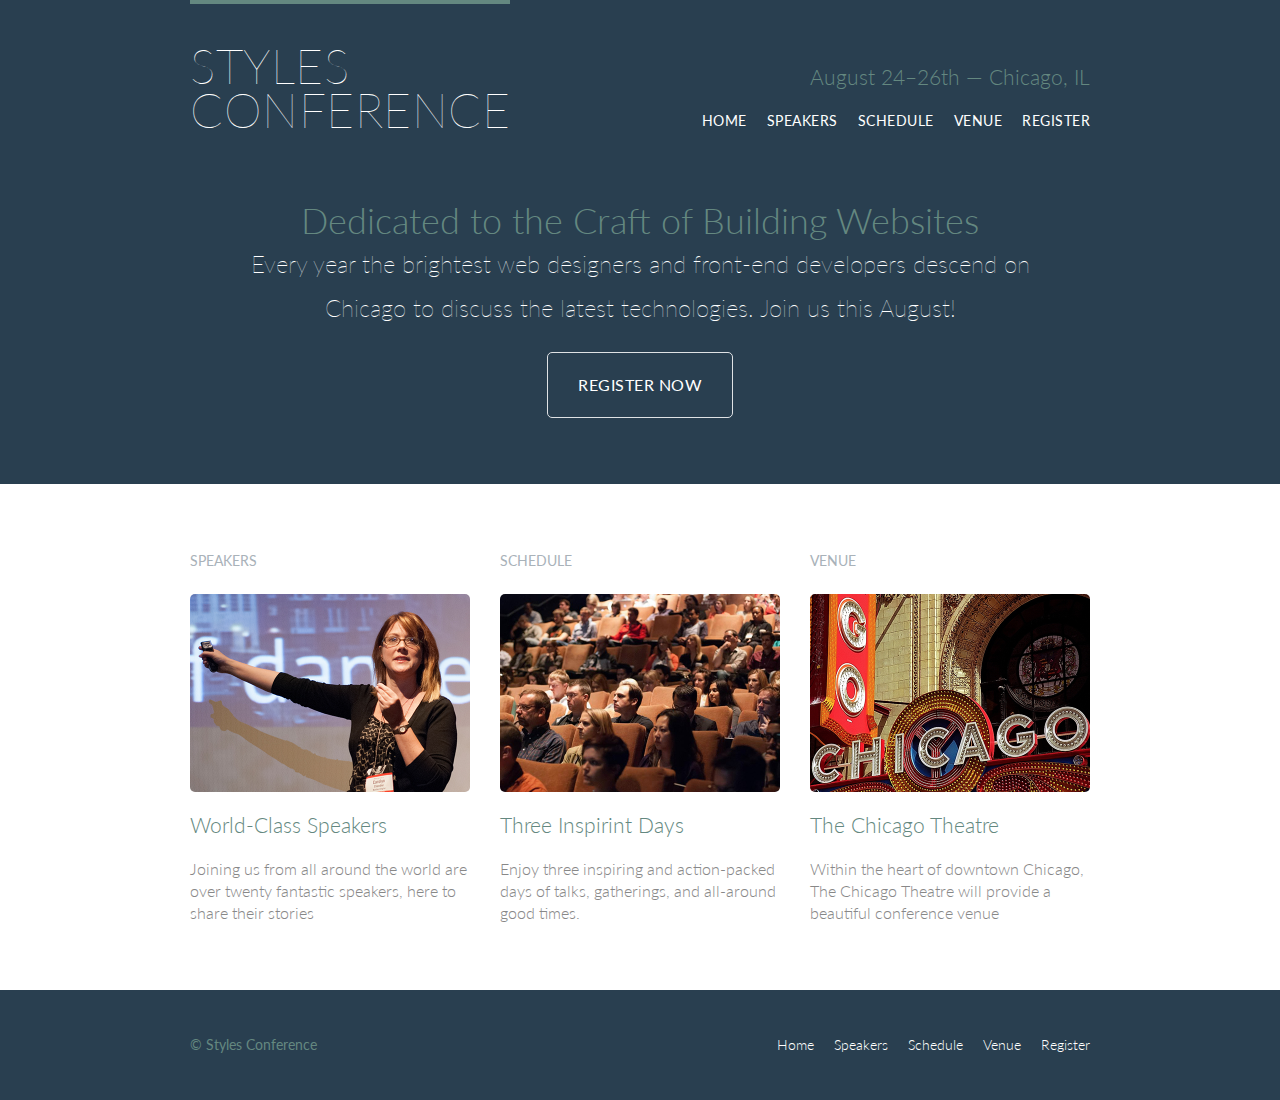
<file: index.html>
<!DOCTYPE html>
<html lang="en">
  <head>
    <meta charset="utf-8">
    <title>Styles Conference</title>
    <link rel="stylesheet" href="assets/stylesheets/main.css">
    <link rel="stylesheet" href="http://fonts.googleapis.com/css?family=Lato:100,300,400">
  </head>
  <body>

    <header class="primary-header container group">
        <h1 class="logo">
            <a href="index.html">Styles <br> Conference</a>
        </h1>
        <h3 class="tagline">August 24&ndash;26th &mdash; Chicago, IL</h3>
        <nav class="nav primary-nav">
            <ul>
                <li><a href="index.html">Home</a></li><!--
             --><li><a href="speakers.html">Speakers</a></li><!--
             --><li><a href="schedule.html">Schedule</a></li><!--
             --><li><a href="venue.html">Venue</a></li><!--
             --><li><a href="register.html">Register</a></li>
            </ul>
        </nav>
    </header>

    <section class="hero container">
            <h2>Dedicated to the Craft of Building Websites</h2>
            <p>Every year the brightest web designers and front-end developers descend on Chicago to discuss the latest technologies. Join us this August!</p>
            <a href="register.html" class="btn btn-alt">Register Now</a>
    </section> 

    <section class="row">
        <div class="grid">

            <section class="teaser col-1-3"> 
                
                <h5>Speakers</h5>
                <a href="speakers.html">
                    <img src="assets/images/home/speakers.jpg" alt="Professional Speaker">
                    <h3>World-Class Speakers</h3>
                </a>
                <p>Joining us from all around the world are over twenty fantastic speakers, here to share their stories</p>
            </section><!--

        --><section class="teaser col-1-3">
                <h5>Schedule</h5>
                <a href="schedule.html">
                    <img src="assets/images/home/schedule.jpg" alt="Schedule">   
                    <h3>Three Inspirint Days</h3>
                </a>
                <p>Enjoy three inspiring and action-packed days of talks, gatherings, and all-around good times.</p>
            </section><!--

        --><section class="teaser col-1-3">
                <h5>Venue</h5>
                <a href="venue.html">
                    <img src="assets/images/home/venue.jpg" alt="Chicago Theatre">    
                    <h3>The Chicago Theatre</h3>
                </a>
                <p>Within the heart of downtown Chicago, The Chicago Theatre will provide a beautiful conference venue</p>
            </section>

        </div>
    </section>
        
    <footer class="primary-footer container group">

        <small>&copy; Styles Conference</small>

        <nav class="nav">
            <ul>
                <li><a href="index.html">Home</a></li><!--
             --><li><a href="speakers.html">Speakers</a></li><!--
             --><li><a href="schedule.html">Schedule</a></li><!--
             --><li><a href="venue.html">Venue</a></li><!--
             --><li><a href="register.html">Register</a></li>
            </ul>
        </nav>

    </footer>

  </body>
</html>
</file>
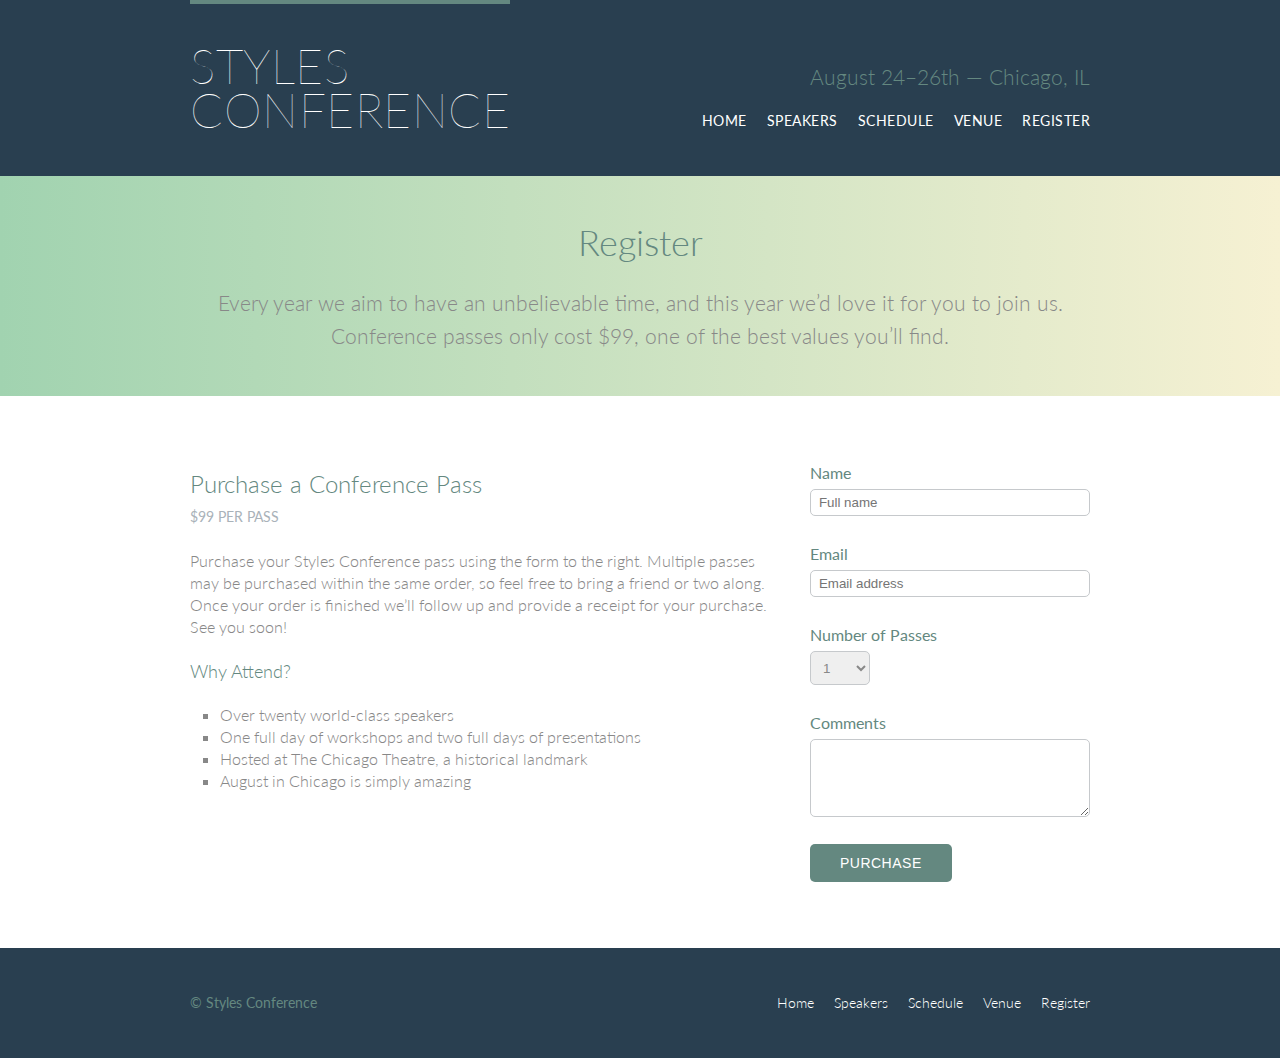
<file: register.html>
<!DOCTYPE html>
<html lang="en">
  <head>
    <meta charset="utf-8">
    <title>Styles Conference</title>
    <link rel="stylesheet" href="assets/stylesheets/main.css">
    <link rel="stylesheet" href="http://fonts.googleapis.com/css?family=Lato:100,300,400">

  </head>
  <body>
    <header class="primary-header container group">
      <h1 class="logo">
          <a href="index.html">Styles <br> Conference</a>
      </h1>
      <h3 class="tagline">August 24&ndash;26th &mdash; Chicago, IL</h3>
      <nav class="nav primary-nav">
          <ul>
              <li><a href="index.html">Home</a></li><!--
           --><li><a href="speakers.html">Speakers</a></li><!--
           --><li><a href="schedule.html">Schedule</a></li><!--
           --><li><a href="venue.html">Venue</a></li><!--
           --><li><a href="register.html">Register</a></li>
          </ul>
      </nav>
    </header>

    <section class="row-alt">
      <div class="lead container">
        <h1>Register</h1>
        <p>Every year we aim to have an unbelievable time, and this year we’d love it for you to join us. Conference passes only cost $99, one of the best values you’ll find.</p>
      </div>
    </section>

    <section class="row">
      <div class="grid">
        
        <section class="col-2-3">

          <h2>Purchase a Conference Pass</h2>
          <h5>$99 per Pass</h5>

          <p>Purchase your Styles Conference pass using the form to the right. Multiple passes may be purchased within the same order, so feel free to bring a friend or two along. Once your order is finished we&#8217;ll follow up and provide a receipt for your purchase. See you soon!</p>

          <h4>Why Attend?</h4>

          <ul class="why-attend">
            <li>Over twenty world-class speakers</li>
            <li>One full day of workshops and two full days of presentations</li>
            <li>Hosted at The Chicago Theatre, a historical landmark</li>
            <li>August in Chicago is simply amazing</li>
          </ul>

        </section><!--
        
        --><form class="col-1-3" action="#" method="post"> 
          
          <fieldset class="register-group">

            <label>
              Name
              <input type="text" name="name" placeholder="Full name" required>
            </label>

            <label>
              Email
              <input type="email" name="email" placeholder="Email address" required>
            </label>

            <label>
              Number of Passes
              <select name="quantity" required>
                <option value="1" selected>1</option>
                <option value="2">2</option>
                <option value="3">3</option>
                <option value="4">4</option>
                <option value="5">5</option>
              </select>

            </label>

            <label>
              Comments
              <textarea name="comments"></textarea>
            </label>

          </fieldset>

          <input type="submit" name="submit" value="Purchase" class="btn btn-default">

        </form>
      </div>
    </section>

    <footer class="primary-footer container group">

      <small>&copy; Styles Conference</small>

      <nav class="nav">
          <ul>
              <li><a href="index.html">Home</a></li><!--
           --><li><a href="speakers.html">Speakers</a></li><!--
           --><li><a href="schedule.html">Schedule</a></li><!--
           --><li><a href="venue.html">Venue</a></li><!--
           --><li><a href="register.html">Register</a></li>
          </ul>
      </nav>

    </footer>

  </body>
</html>
</file>
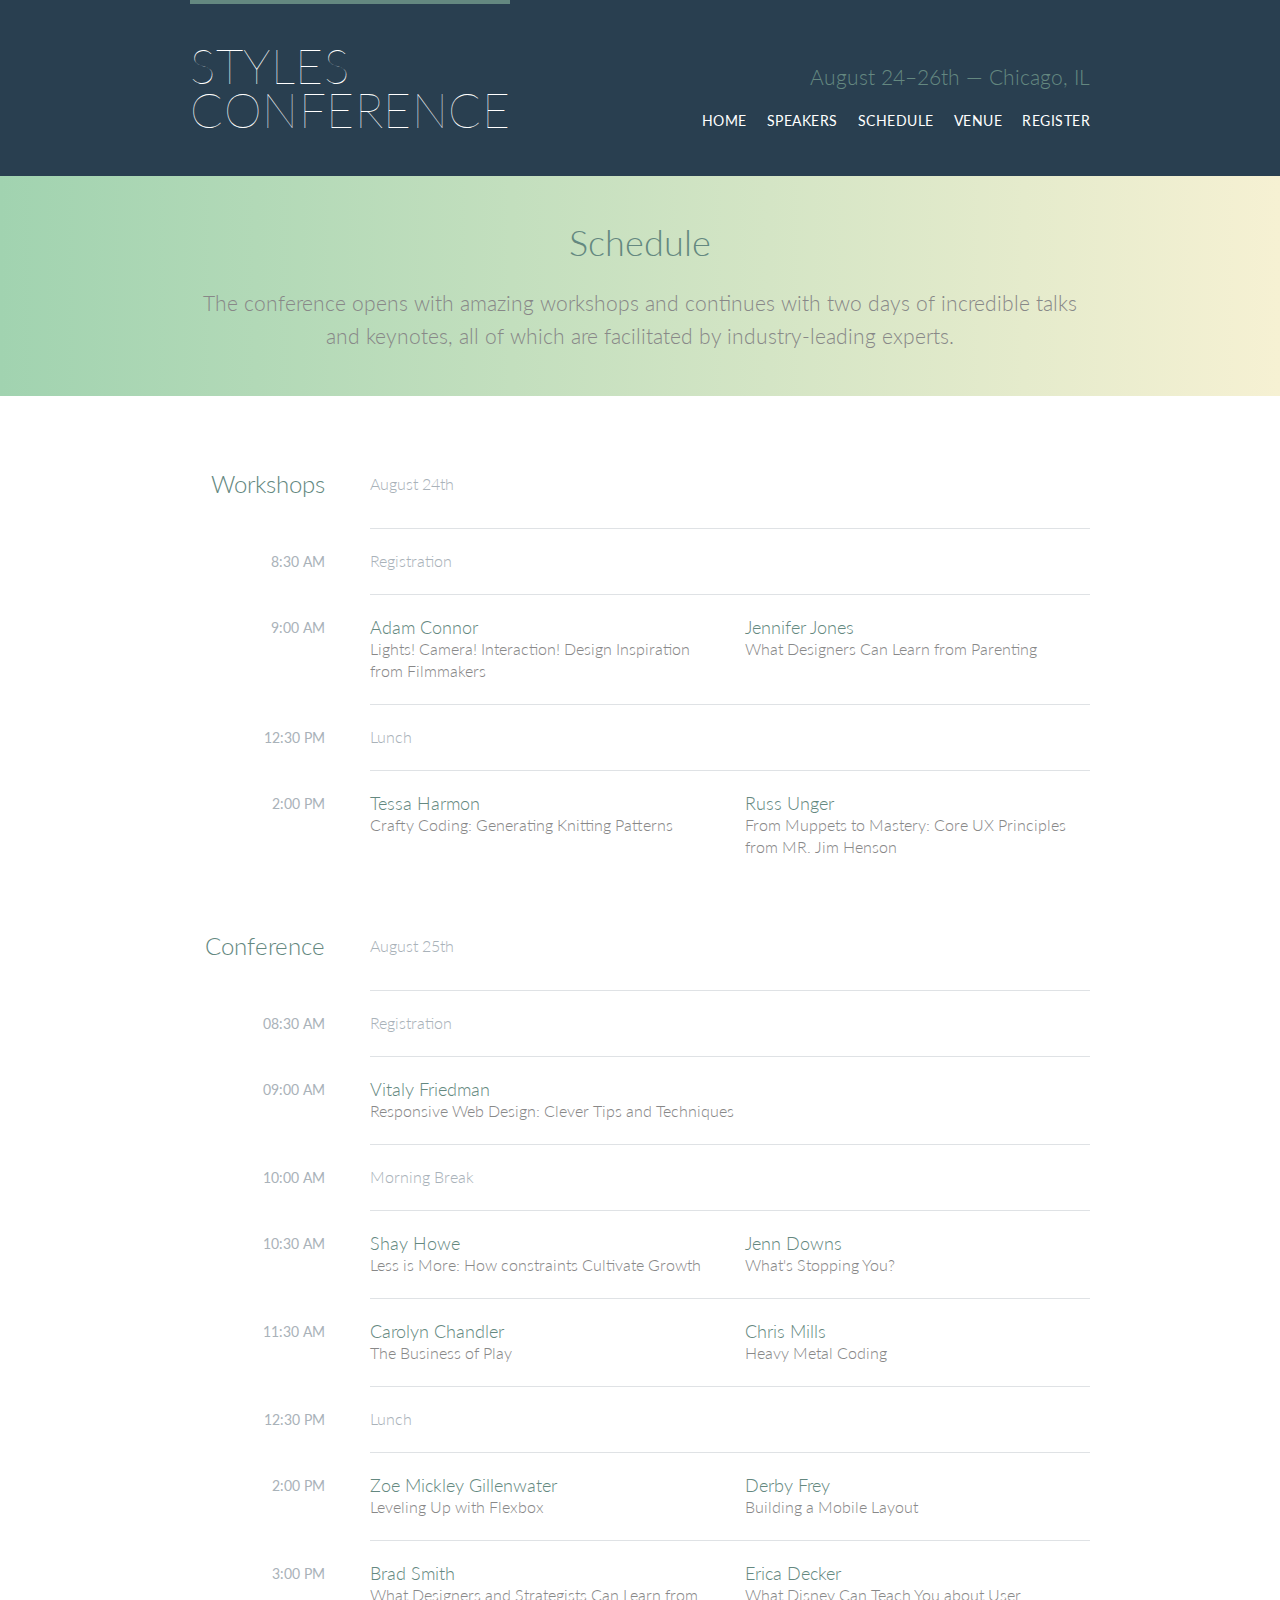
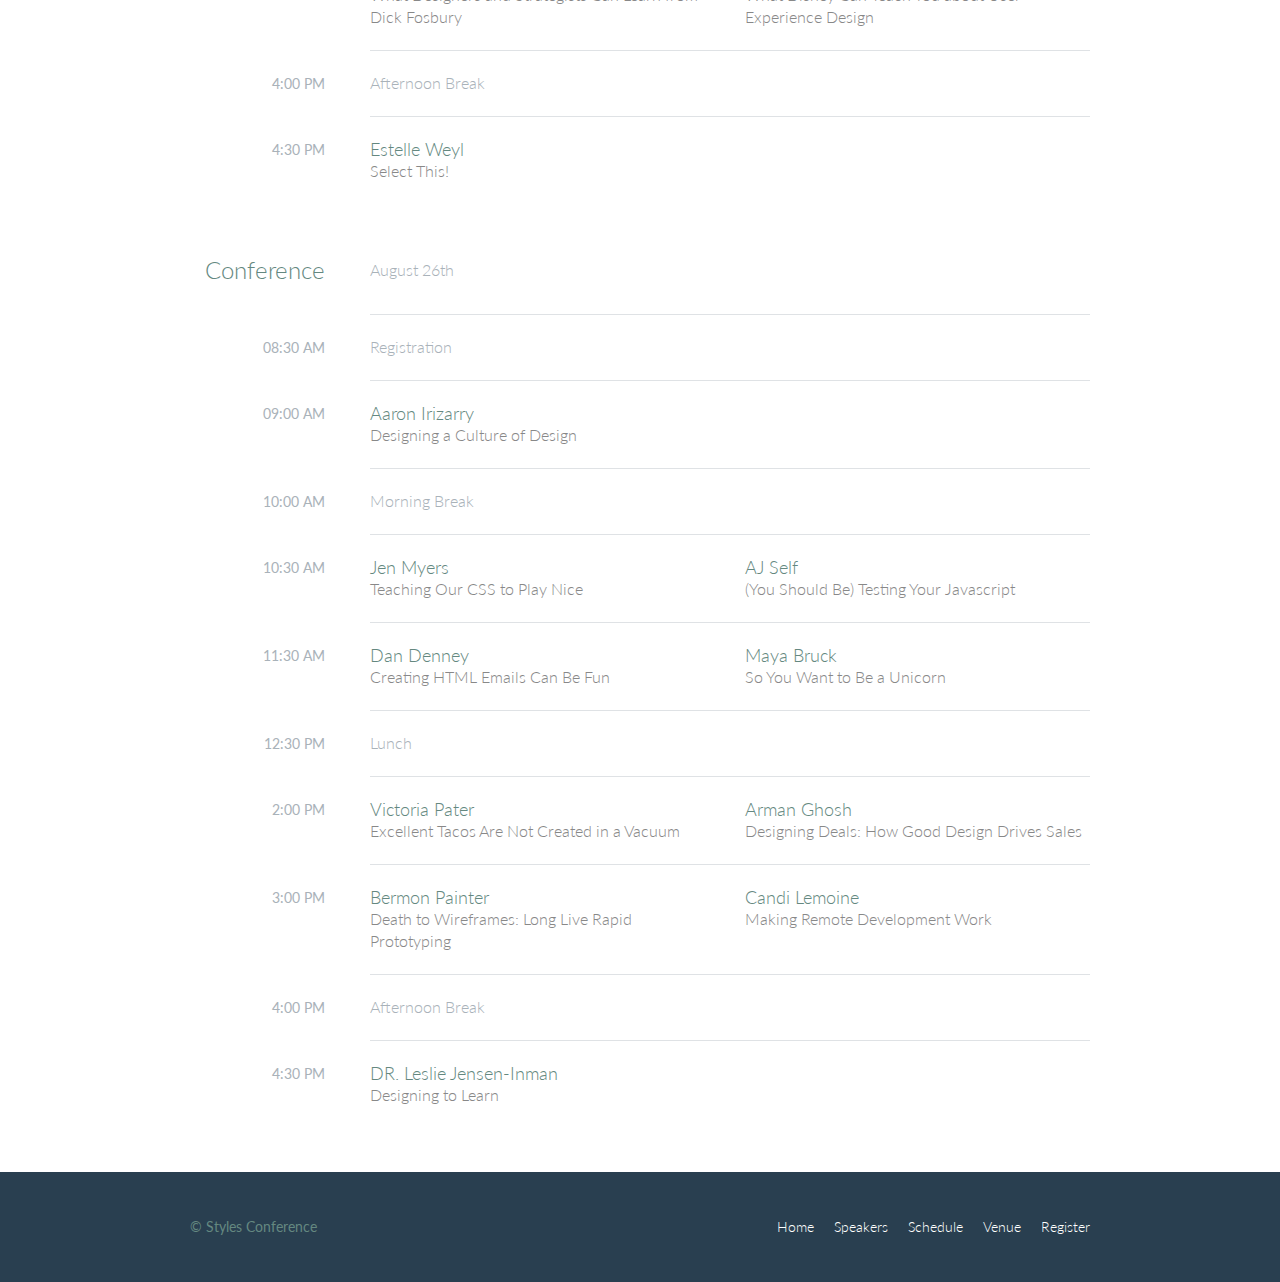
<file: schedule.html>
<!DOCTYPE html>
<html lang="en">
  <head>
    <meta charset="utf-8">
    <title>Styles Conference</title>
    <link rel="stylesheet" href="assets/stylesheets/main.css">
    <link rel="stylesheet" href="http://fonts.googleapis.com/css?family=Lato:100,300,400">

  </head>
  <body>
    <header class="primary-header container group">
      <h1 class="logo">
          <a href="index.html">Styles <br> Conference</a>
      </h1>
      <h3 class="tagline">August 24&ndash;26th &mdash; Chicago, IL</h3>
      <nav class="nav primary-nav">
          <ul>
              <li><a href="index.html">Home</a></li><!--
           --><li><a href="speakers.html">Speakers</a></li><!--
           --><li><a href="schedule.html">Schedule</a></li><!--
           --><li><a href="venue.html">Venue</a></li><!--
           --><li><a href="register.html">Register</a></li>
          </ul>
      </nav>
    </header>

    <section class="row-alt">
      <div class="lead container">
        <h1>Schedule</h1>
        <p>The conference opens with amazing workshops and continues with two days of incredible talks and keynotes, all of which are facilitated by industry-leading experts.</p>
      </div>
    </section>

    <section class="row">
      <div class="container">

        <table>
          
          <thead>

            <tr>
              <th scope="row">Workshops</th>
              <td class="schedule-offset" colspan="2">August 24th</td>
            </tr>

          </thead>

          <tbody>

            <tr>
              <th scope="row"><time datetime="08:30:00">8:30 AM</time></th>
              <td class="schedule-offset" colspan="2">Registration</td>
            </tr>

            <tr>
              <th scope="row"><time datetime=09:00:00>9:00 AM</time></th>
              <td>
                <a href="speakers.html#adam-connor">
                  <h4>Adam Connor</h4>
                  Lights! Camera! Interaction! Design Inspiration from Filmmakers
                </a>
              </td>
              <td>
                <a href="speakers.html#jennifer-jones">
                  <h4>Jennifer Jones</h4>
                  What Designers Can Learn from Parenting
                </a>
              </td>
            </tr>

            <tr>
              <th scope="row"><time datetime="12:30:00">12:30 PM</time></th>
              <td class="schedule-offset" colspan="2">Lunch</td>
            </tr>

            <tr>
              <th scope="row"><time datetime=14:00:00>2:00 PM</time></th>
              <td>
                <a href="speakers.html#tessa-harmon">
                  <h4>Tessa Harmon</h4>
                  Crafty Coding: Generating Knitting Patterns
                </a>
              </td>
              <td>
                <a href="speakers.html#russ-unger">
                  <h4>Russ Unger</h4>
                  From Muppets to Mastery: Core UX Principles from MR. Jim Henson
                </a>
              </td>
            </tr>


          </tbody>

        </table>

        <table>

          <thead>

            <tr>
              <th scope="row">Conference</th>
              <td class="schedule-offset" colspan="2">August 25th</td>
            </tr>

          </thead>

          <tbody>

            <tr>
              <th scope="row"><time datetime="08:30:00">08:30 AM</time></th>
              <td class="schedule-offset" colspan="2">Registration</td>
            </tr>

            <tr>
              <th scope="row"><time datetime="09:00:00">09:00 AM</time></th>
              <td colspan="2">
                <a href="speakers.html#vitaly-friedman">
                  <h4>Vitaly Friedman</h4>
                  Responsive Web Design: Clever Tips and Techniques
                </a>
              </td>
            </tr>

            <tr>
              <th scope="row"><time datetime="10:00:00">10:00 AM</time></th>
              <td class="schedule-offset" colspan="2">Morning Break</td>
            </tr>

            <tr>
              <th scope="row"><time datetime=10:30:00>10:30 AM</time></th>
              <td>
                <a href="speakers.html#shay-howe">
                  <h4>Shay Howe</h4>
                  Less is More: How constraints Cultivate Growth
                </a>
              </td>
              <td>
                <a href="speakers.html#jenn-downs">
                  <h4>Jenn Downs</h4>
                  What's Stopping You?
                </a>
              </td>
            </tr>

            <tr>
              <th scope="row"><time datetime=11:30:00>11:30 AM</time></th>
              <td>
                <a href="speakers.html#carolyn-chandler">
                  <h4>Carolyn Chandler</h4>
                  The Business of Play
                </a>
              </td>
              <td>
                <a href="speakers.html#chris-mills">
                  <h4>Chris Mills</h4>
                  Heavy Metal Coding
                </a>
              </td>
            </tr>

            <tr>
              <th scope="row"><time datetime="12:30:00">12:30 PM</time></th>
              <td class="schedule-offset" colspan="2">Lunch</td>
            </tr>

            <tr>
              <th scope="row"><time datetime=14:00:00>2:00 PM</time></th>
              <td>
                <a href="speakers.html#zoe-mickley-gillenwater">
                  <h4>Zoe Mickley Gillenwater</h4>
                  Leveling Up with Flexbox
                </a>
              </td>
              <td>
                <a href="speakers.html#darby-frey">
                  <h4>Derby Frey</h4>
                  Building a Mobile Layout
                </a>
              </td>
            </tr>

            <tr>
              <th scope="row"><time datetime=15:00:00>3:00 PM</time></th>
              <td>
                <a href="speakers.html#brad-smith">
                  <h4>Brad Smith</h4>
                  What Designers and Strategists Can Learn from Dick Fosbury
                </a>
              </td>
              <td>
                <a href="speakers.html#erica-decker">
                  <h4>Erica Decker</h4>
                  What Disney Can Teach You about User Experience Design
                </a>
              </td>
            </tr>

            <tr>
              <th scope="row"><time datetime="16:00:00">4:00 PM</time></th>
              <td class="schedule-offset" colspan="2">Afternoon Break</td>
            </tr>

            <tr>
              <th scope="row"><time datetime="16:30:00">4:30 PM</time></th>
              <td colspan="2">
                <a href="speakers.html#estelle-weyl">
                  <h4>Estelle Weyl</h4>
                  Select This!
                </a>
              </td>
            </tr>

          </tbody>

        </table>

        <table>

          <thead>

            <tr>
              <th scope="row">Conference</th>
              <td class="schedule-offset" colspan="2">August 26th</td>
            </tr>

          </thead>

          <tbody>

            <tr>
              <th scope="row"><time datetime="08:30:00">08:30 AM</time></th>
              <td class="schedule-offset" colspan="2">Registration</td>
            </tr>

            <tr>
              <th scope="row"><time datetime="09:00:00">09:00 AM</time></th>
              <td class="schedule-offset" colspan="2">
                <a href="speakers.html#aaron-irizarry">
                  <h4>Aaron Irizarry</h4>
                  Designing a Culture of Design
                </a>
              </td>
            </tr>

            <tr>
              <th scope="row"><time datetime="10:00:00">10:00 AM</time></th>
              <td class="schedule-offset" colspan="2">Morning Break</td>
            </tr>

            <tr>
              <th scope="row"><time datetime=10:30:00>10:30 AM</time></th>
              <td>
                <a href="speakers.html#jen-myers">
                  <h4>Jen Myers</h4>
                  Teaching Our CSS to Play Nice
                </a>
              </td>
              <td>
                <a href="speakers.html#aj-self">
                  <h4>AJ Self</h4>
                  (You Should Be) Testing Your Javascript
                </a>
              </td>
            </tr>

            <tr>
              <th scope="row"><time datetime=11:30:00>11:30 AM</time></th>
              <td>
                <a href="speakers.html#dan-denney">
                  <h4>Dan Denney</h4>
                  Creating HTML Emails Can Be Fun
                </a>
              </td>
              <td>
                <a href="speakers.html#maya-bruck">
                  <h4>Maya Bruck</h4>
                  So You Want to Be a Unicorn
                </a>
              </td>
            </tr>

            <tr>
              <th scope="row"><time datetime="12:30:00">12:30 PM</time></th>
              <td class="schedule-offset" colspan="2">Lunch</td>
            </tr>

            <tr>
              <th scope="row"><time datetime=14:00:00>2:00 PM</time></th>
              <td>
                <a href="speakers.html#victoria-pater">
                  <h4>Victoria Pater</h4>
                  Excellent Tacos Are Not Created in a Vacuum
                </a>
              </td>
              <td>
                <a href="speakers.html#arman-ghosh">
                  <h4>Arman Ghosh</h4>
                  Designing Deals: How Good Design Drives Sales
                </a>
              </td>
            </tr>

            <tr>
              <th scope="row"><time datetime=15:00:00>3:00 PM</time></th>
              <td>
                <a href="speakers.html#bermon-painter">
                  <h4>Bermon Painter</h4>
                  Death to Wireframes: Long Live Rapid Prototyping
                </a>
              </td>
              <td>
                <a href="speakers.html#candi-lemoine">
                  <h4>Candi Lemoine</h4>
                  Making Remote Development Work
                </a>
              </td>
            </tr>

            <tr>
              <th scope="row"><time datetime="16:00:00">4:00 PM</time></th>
              <td class="schedule-offset" colspan="2">Afternoon Break</td>
            </tr>

            <tr>
              <th scope="row"><time datetime="16:30:00">4:30 PM</time></th>
              <td colspan="2">
                <a href="speakers.html#leslie-jensen-inman">
                  <h4>DR. Leslie Jensen-Inman</h4>
                  Designing to Learn
                </a>
              </td>
            </tr>

          </tbody>

        </table>
      </div>
    </section>

    <footer class="primary-footer container group">

      <small>&copy; Styles Conference</small>

      <nav class="nav">
          <ul>
              <li><a href="index.html">Home</a></li><!--
           --><li><a href="speakers.html">Speakers</a></li><!--
           --><li><a href="schedule.html">Schedule</a></li><!--
           --><li><a href="venue.html">Venue</a></li><!--
           --><li><a href="register.html">Register</a></li>
          </ul>
      </nav>

    </footer>

  </body>
</html>
</file>
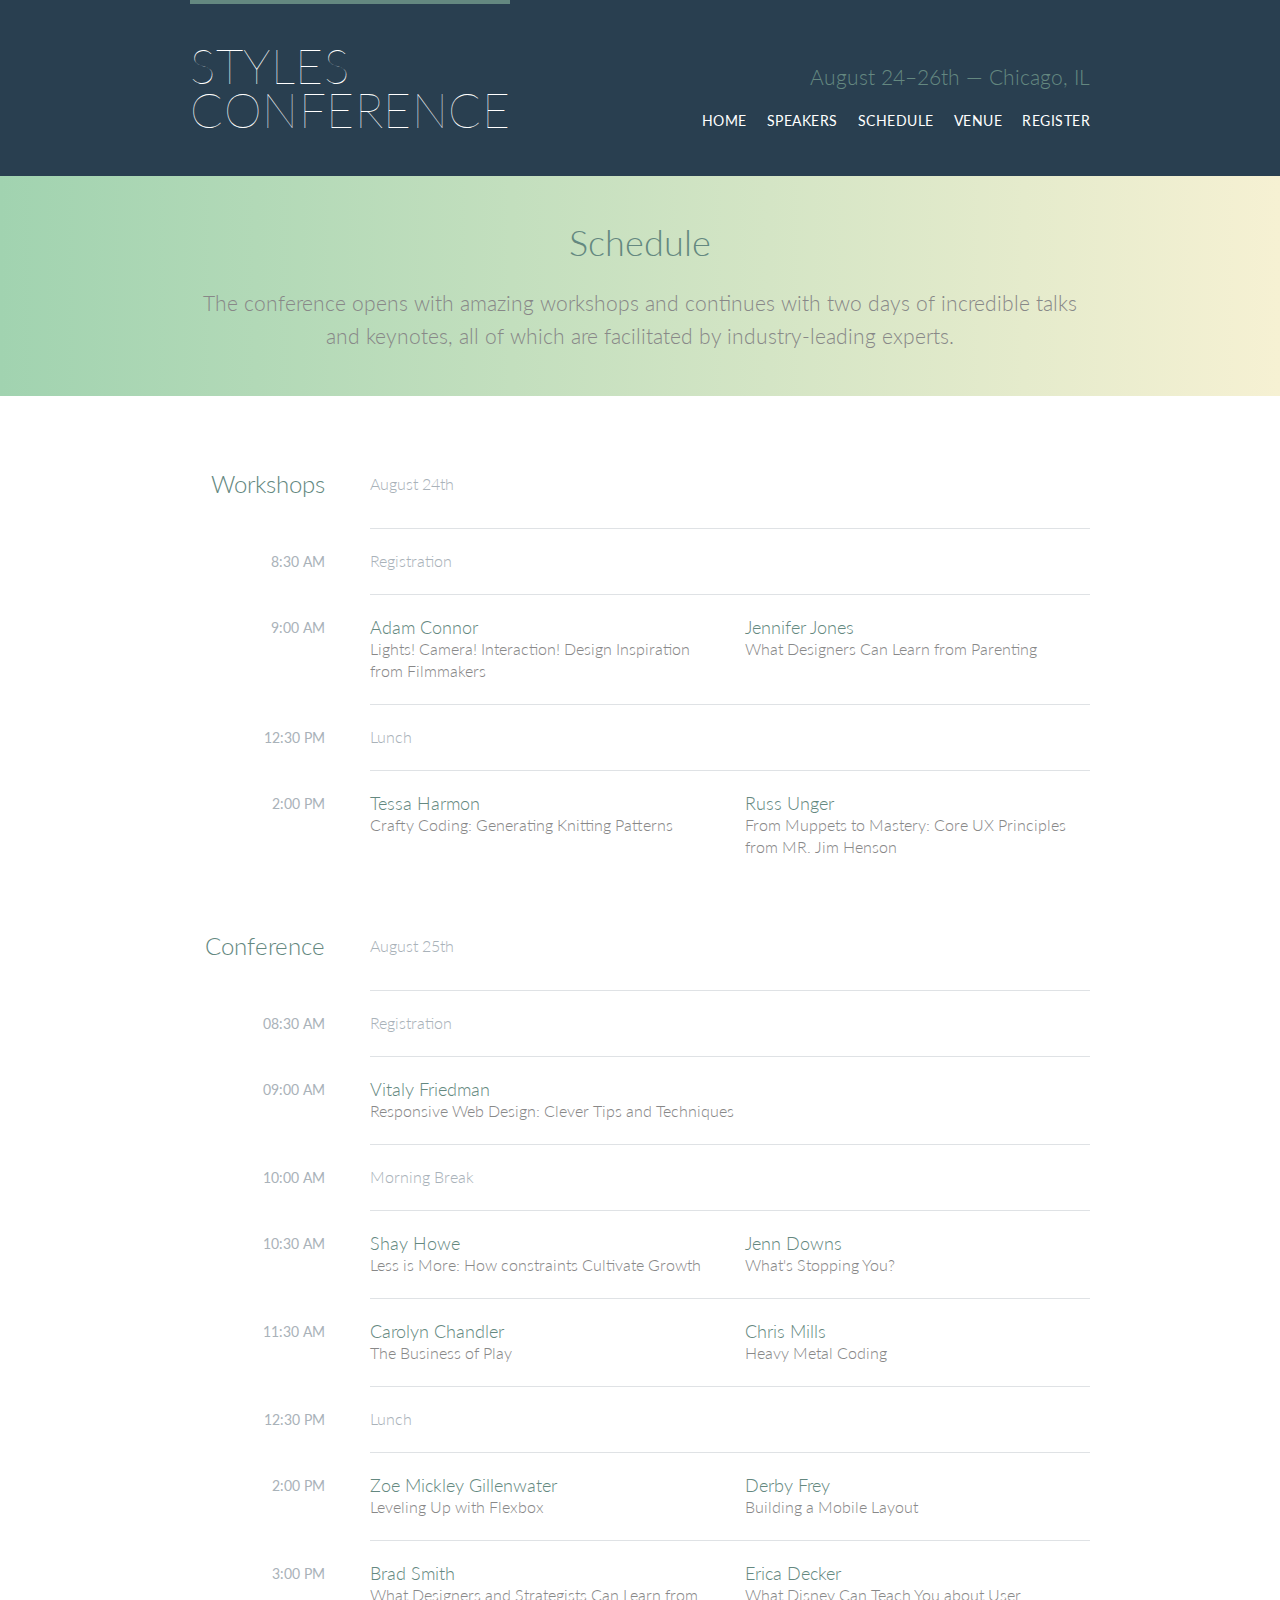
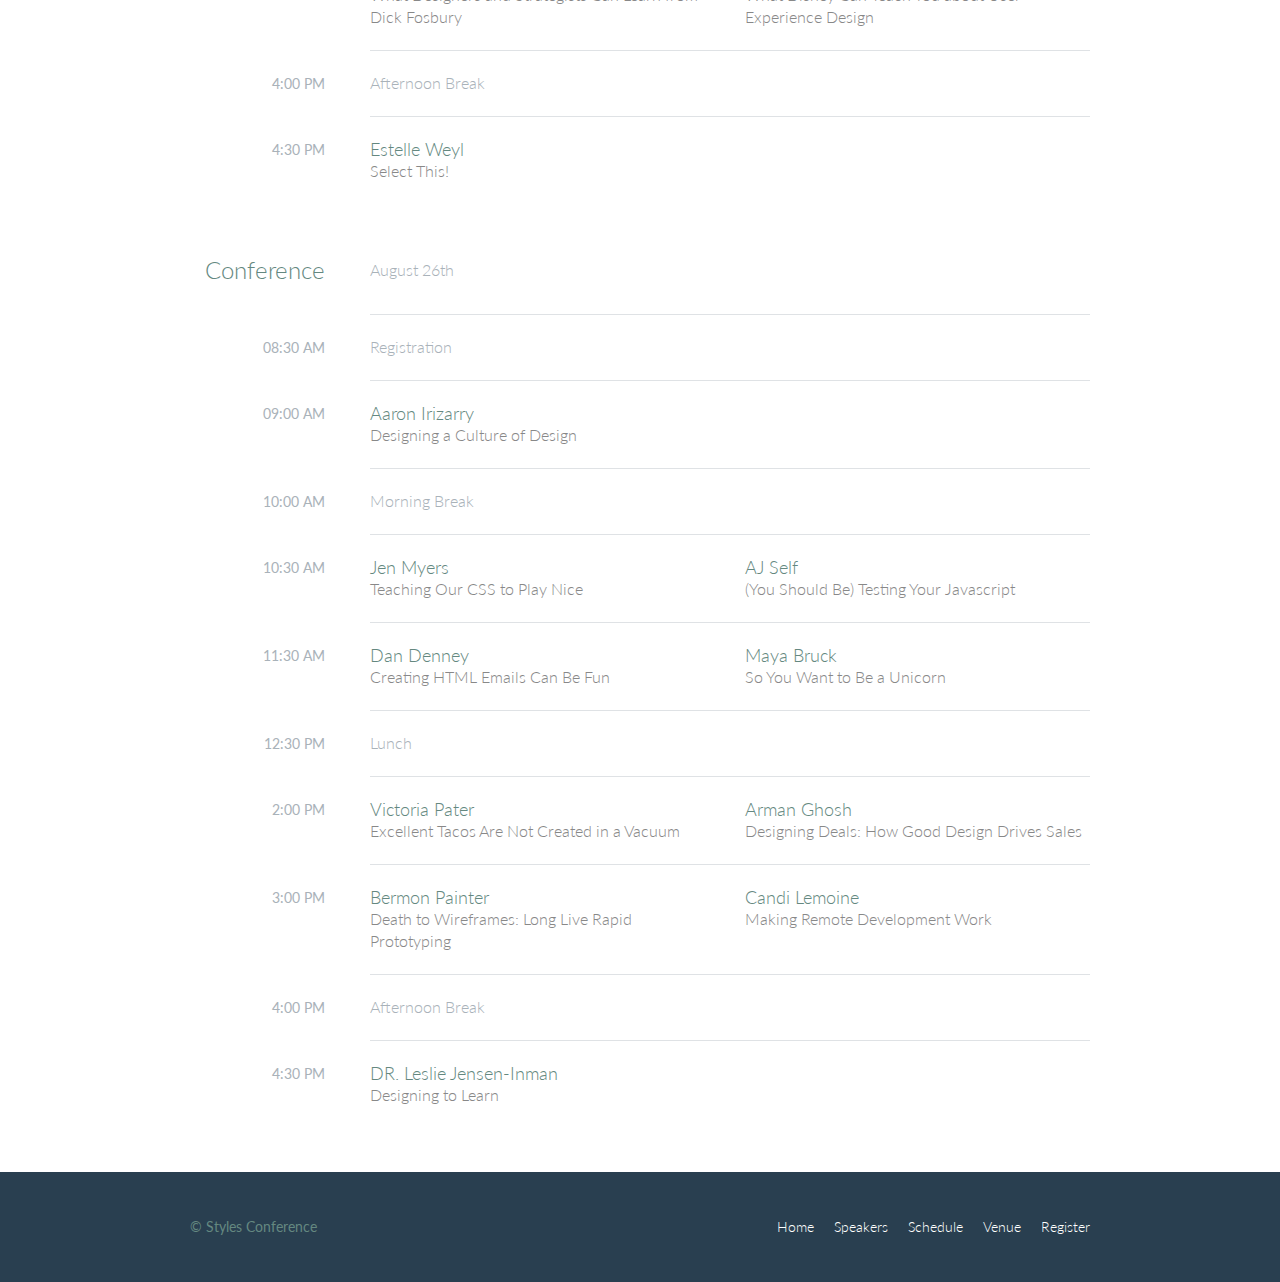
<file: schedules.html>
<!DOCTYPE html>
<html lang="en">
  <head>
    <meta charset="utf-8">
    <title>Styles Conference</title>
    <link rel="stylesheet" href="assets/stylesheets/main.css">
    <link rel="stylesheet" href="http://fonts.googleapis.com/css?family=Lato:100,300,400">

  </head>
  <body>
    <header class="primary-header container group">
      <h1 class="logo">
          <a href="index.html">Styles <br> Conference</a>
      </h1>
      <h3 class="tagline">August 24&ndash;26th &mdash; Chicago, IL</h3>
      <nav class="nav primary-nav">
          <ul>
              <li><a href="index.html">Home</a></li><!--
           --><li><a href="speakers.html">Speakers</a></li><!--
           --><li><a href="schedule.html">Schedule</a></li><!--
           --><li><a href="venue.html">Venue</a></li><!--
           --><li><a href="register.html">Register</a></li>
          </ul>
      </nav>
    </header>

    <section class="row-alt">
      <div class="lead container">
        <h1>Schedule</h1>
        <p>The conference opens with amazing workshops and continues with two days of incredible talks and keynotes, all of which are facilitated by industry-leading experts.</p>
      </div>
    </section>

    <section class="row">
      <div class="container">

        <table>
          
          <thead>

            <tr>
              <th scope="row">Workshops</th>
              <td class="schedule-offset" colspan="2">August 24th</td>
            </tr>

          </thead>

          <tbody>

            <tr>
              <th scope="row"><time datetime="08:30:00">8:30 AM</time></th>
              <td class="schedule-offset" colspan="2">Registration</td>
            </tr>

            <tr>
              <th scope="row"><time datetime=09:00:00>9:00 AM</time></th>
              <td>
                <a href="speakers.html#adam-connor">
                  <h4>Adam Connor</h4>
                  Lights! Camera! Interaction! Design Inspiration from Filmmakers
                </a>
              </td>
              <td>
                <a href="speakers.html#jennifer-jones">
                  <h4>Jennifer Jones</h4>
                  What Designers Can Learn from Parenting
                </a>
              </td>
            </tr>

            <tr>
              <th scope="row"><time datetime="12:30:00">12:30 PM</time></th>
              <td class="schedule-offset" colspan="2">Lunch</td>
            </tr>

            <tr>
              <th scope="row"><time datetime=14:00:00>2:00 PM</time></th>
              <td>
                <a href="speakers.html#tessa-harmon">
                  <h4>Tessa Harmon</h4>
                  Crafty Coding: Generating Knitting Patterns
                </a>
              </td>
              <td>
                <a href="speakers.html#russ-unger">
                  <h4>Russ Unger</h4>
                  From Muppets to Mastery: Core UX Principles from MR. Jim Henson
                </a>
              </td>
            </tr>


          </tbody>

        </table>

        <table>

          <thead>

            <tr>
              <th scope="row">Conference</th>
              <td class="schedule-offset" colspan="2">August 25th</td>
            </tr>

          </thead>

          <tbody>

            <tr>
              <th scope="row"><time datetime="08:30:00">08:30 AM</time></th>
              <td class="schedule-offset" colspan="2">Registration</td>
            </tr>

            <tr>
              <th scope="row"><time datetime="09:00:00">09:00 AM</time></th>
              <td colspan="2">
                <a href="speakers.html#vitaly-friedman">
                  <h4>Vitaly Friedman</h4>
                  Responsive Web Design: Clever Tips and Techniques
                </a>
              </td>
            </tr>

            <tr>
              <th scope="row"><time datetime="10:00:00">10:00 AM</time></th>
              <td class="schedule-offset" colspan="2">Morning Break</td>
            </tr>

            <tr>
              <th scope="row"><time datetime=10:30:00>10:30 AM</time></th>
              <td>
                <a href="speakers.html#shay-howe">
                  <h4>Shay Howe</h4>
                  Less is More: How constraints Cultivate Growth
                </a>
              </td>
              <td>
                <a href="speakers.html#jenn-downs">
                  <h4>Jenn Downs</h4>
                  What's Stopping You?
                </a>
              </td>
            </tr>

            <tr>
              <th scope="row"><time datetime=11:30:00>11:30 AM</time></th>
              <td>
                <a href="speakers.html#carolyn-chandler">
                  <h4>Carolyn Chandler</h4>
                  The Business of Play
                </a>
              </td>
              <td>
                <a href="speakers.html#chris-mills">
                  <h4>Chris Mills</h4>
                  Heavy Metal Coding
                </a>
              </td>
            </tr>

            <tr>
              <th scope="row"><time datetime="12:30:00">12:30 PM</time></th>
              <td class="schedule-offset" colspan="2">Lunch</td>
            </tr>

            <tr>
              <th scope="row"><time datetime=14:00:00>2:00 PM</time></th>
              <td>
                <a href="speakers.html#zoe-mickley-gillenwater">
                  <h4>Zoe Mickley Gillenwater</h4>
                  Leveling Up with Flexbox
                </a>
              </td>
              <td>
                <a href="speakers.html#darby-frey">
                  <h4>Derby Frey</h4>
                  Building a Mobile Layout
                </a>
              </td>
            </tr>

            <tr>
              <th scope="row"><time datetime=15:00:00>3:00 PM</time></th>
              <td>
                <a href="speakers.html#brad-smith">
                  <h4>Brad Smith</h4>
                  What Designers and Strategists Can Learn from Dick Fosbury
                </a>
              </td>
              <td>
                <a href="speakers.html#erica-decker">
                  <h4>Erica Decker</h4>
                  What Disney Can Teach You about User Experience Design
                </a>
              </td>
            </tr>

            <tr>
              <th scope="row"><time datetime="16:00:00">4:00 PM</time></th>
              <td class="schedule-offset" colspan="2">Afternoon Break</td>
            </tr>

            <tr>
              <th scope="row"><time datetime="16:30:00">4:30 PM</time></th>
              <td colspan="2">
                <a href="speakers.html#estelle-weyl">
                  <h4>Estelle Weyl</h4>
                  Select This!
                </a>
              </td>
            </tr>

          </tbody>

        </table>

        <table>

          <thead>

            <tr>
              <th scope="row">Conference</th>
              <td class="schedule-offset" colspan="2">August 26th</td>
            </tr>

          </thead>

          <tbody>

            <tr>
              <th scope="row"><time datetime="08:30:00">08:30 AM</time></th>
              <td class="schedule-offset" colspan="2">Registration</td>
            </tr>

            <tr>
              <th scope="row"><time datetime="09:00:00">09:00 AM</time></th>
              <td class="schedule-offset" colspan="2">
                <a href="speakers.html#aaron-irizarry">
                  <h4>Aaron Irizarry</h4>
                  Designing a Culture of Design
                </a>
              </td>
            </tr>

            <tr>
              <th scope="row"><time datetime="10:00:00">10:00 AM</time></th>
              <td class="schedule-offset" colspan="2">Morning Break</td>
            </tr>

            <tr>
              <th scope="row"><time datetime=10:30:00>10:30 AM</time></th>
              <td>
                <a href="speakers.html#jen-myers">
                  <h4>Jen Myers</h4>
                  Teaching Our CSS to Play Nice
                </a>
              </td>
              <td>
                <a href="speakers.html#aj-self">
                  <h4>AJ Self</h4>
                  (You Should Be) Testing Your Javascript
                </a>
              </td>
            </tr>

            <tr>
              <th scope="row"><time datetime=11:30:00>11:30 AM</time></th>
              <td>
                <a href="speakers.html#dan-denney">
                  <h4>Dan Denney</h4>
                  Creating HTML Emails Can Be Fun
                </a>
              </td>
              <td>
                <a href="speakers.html#maya-bruck">
                  <h4>Maya Bruck</h4>
                  So You Want to Be a Unicorn
                </a>
              </td>
            </tr>

            <tr>
              <th scope="row"><time datetime="12:30:00">12:30 PM</time></th>
              <td class="schedule-offset" colspan="2">Lunch</td>
            </tr>

            <tr>
              <th scope="row"><time datetime=14:00:00>2:00 PM</time></th>
              <td>
                <a href="speakers.html#victoria-pater">
                  <h4>Victoria Pater</h4>
                  Excellent Tacos Are Not Created in a Vacuum
                </a>
              </td>
              <td>
                <a href="speakers.html#arman-ghosh">
                  <h4>Arman Ghosh</h4>
                  Designing Deals: How Good Design Drives Sales
                </a>
              </td>
            </tr>

            <tr>
              <th scope="row"><time datetime=15:00:00>3:00 PM</time></th>
              <td>
                <a href="speakers.html#bermon-painter">
                  <h4>Bermon Painter</h4>
                  Death to Wireframes: Long Live Rapid Prototyping
                </a>
              </td>
              <td>
                <a href="speakers.html#candi-lemoine">
                  <h4>Candi Lemoine</h4>
                  Making Remote Development Work
                </a>
              </td>
            </tr>

            <tr>
              <th scope="row"><time datetime="16:00:00">4:00 PM</time></th>
              <td class="schedule-offset" colspan="2">Afternoon Break</td>
            </tr>

            <tr>
              <th scope="row"><time datetime="16:30:00">4:30 PM</time></th>
              <td colspan="2">
                <a href="speakers.html#leslie-jensen-inman">
                  <h4>DR. Leslie Jensen-Inman</h4>
                  Designing to Learn
                </a>
              </td>
            </tr>

          </tbody>

        </table>
      </div>
    </section>

    <footer class="primary-footer container group">

      <small>&copy; Styles Conference</small>

      <nav class="nav">
          <ul>
              <li><a href="index.html">Home</a></li><!--
           --><li><a href="speakers.html">Speakers</a></li><!--
           --><li><a href="schedule.html">Schedule</a></li><!--
           --><li><a href="venue.html">Venue</a></li><!--
           --><li><a href="register.html">Register</a></li>
          </ul>
      </nav>

    </footer>

  </body>
</html>
</file>
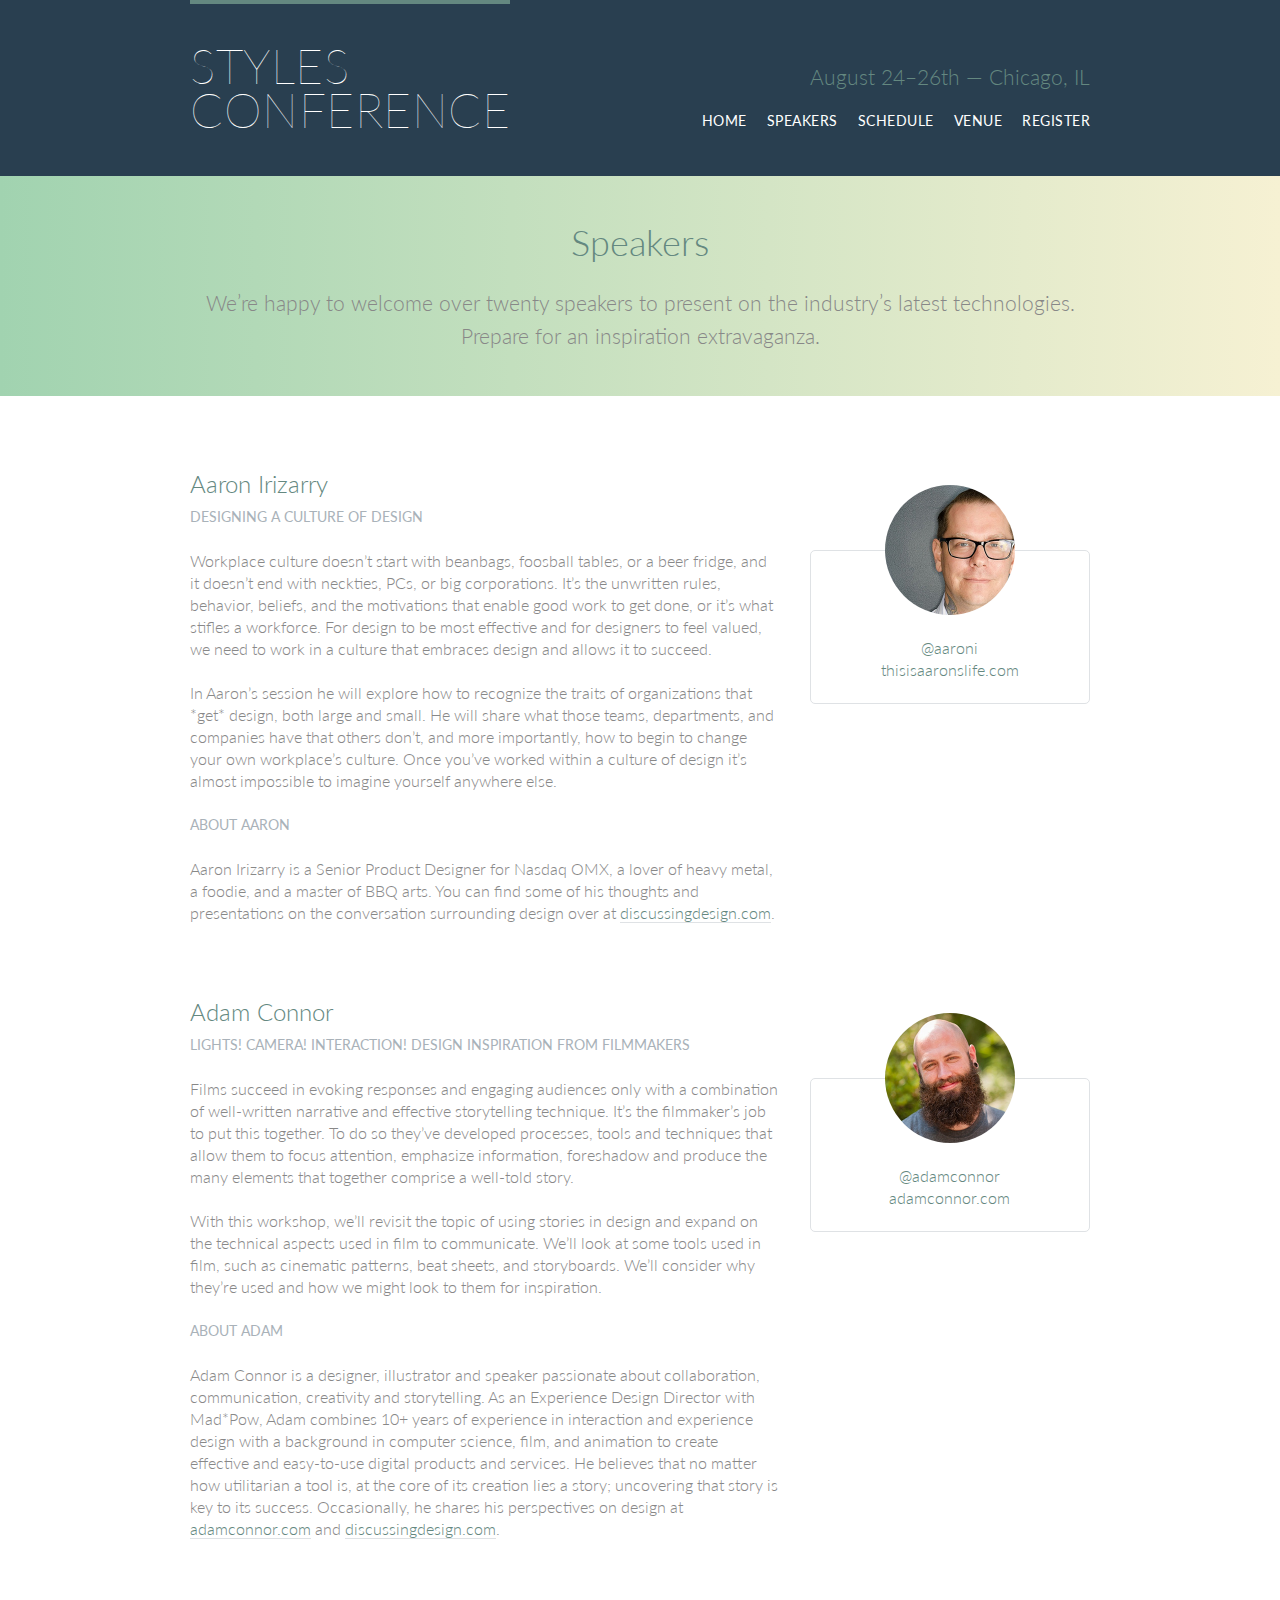
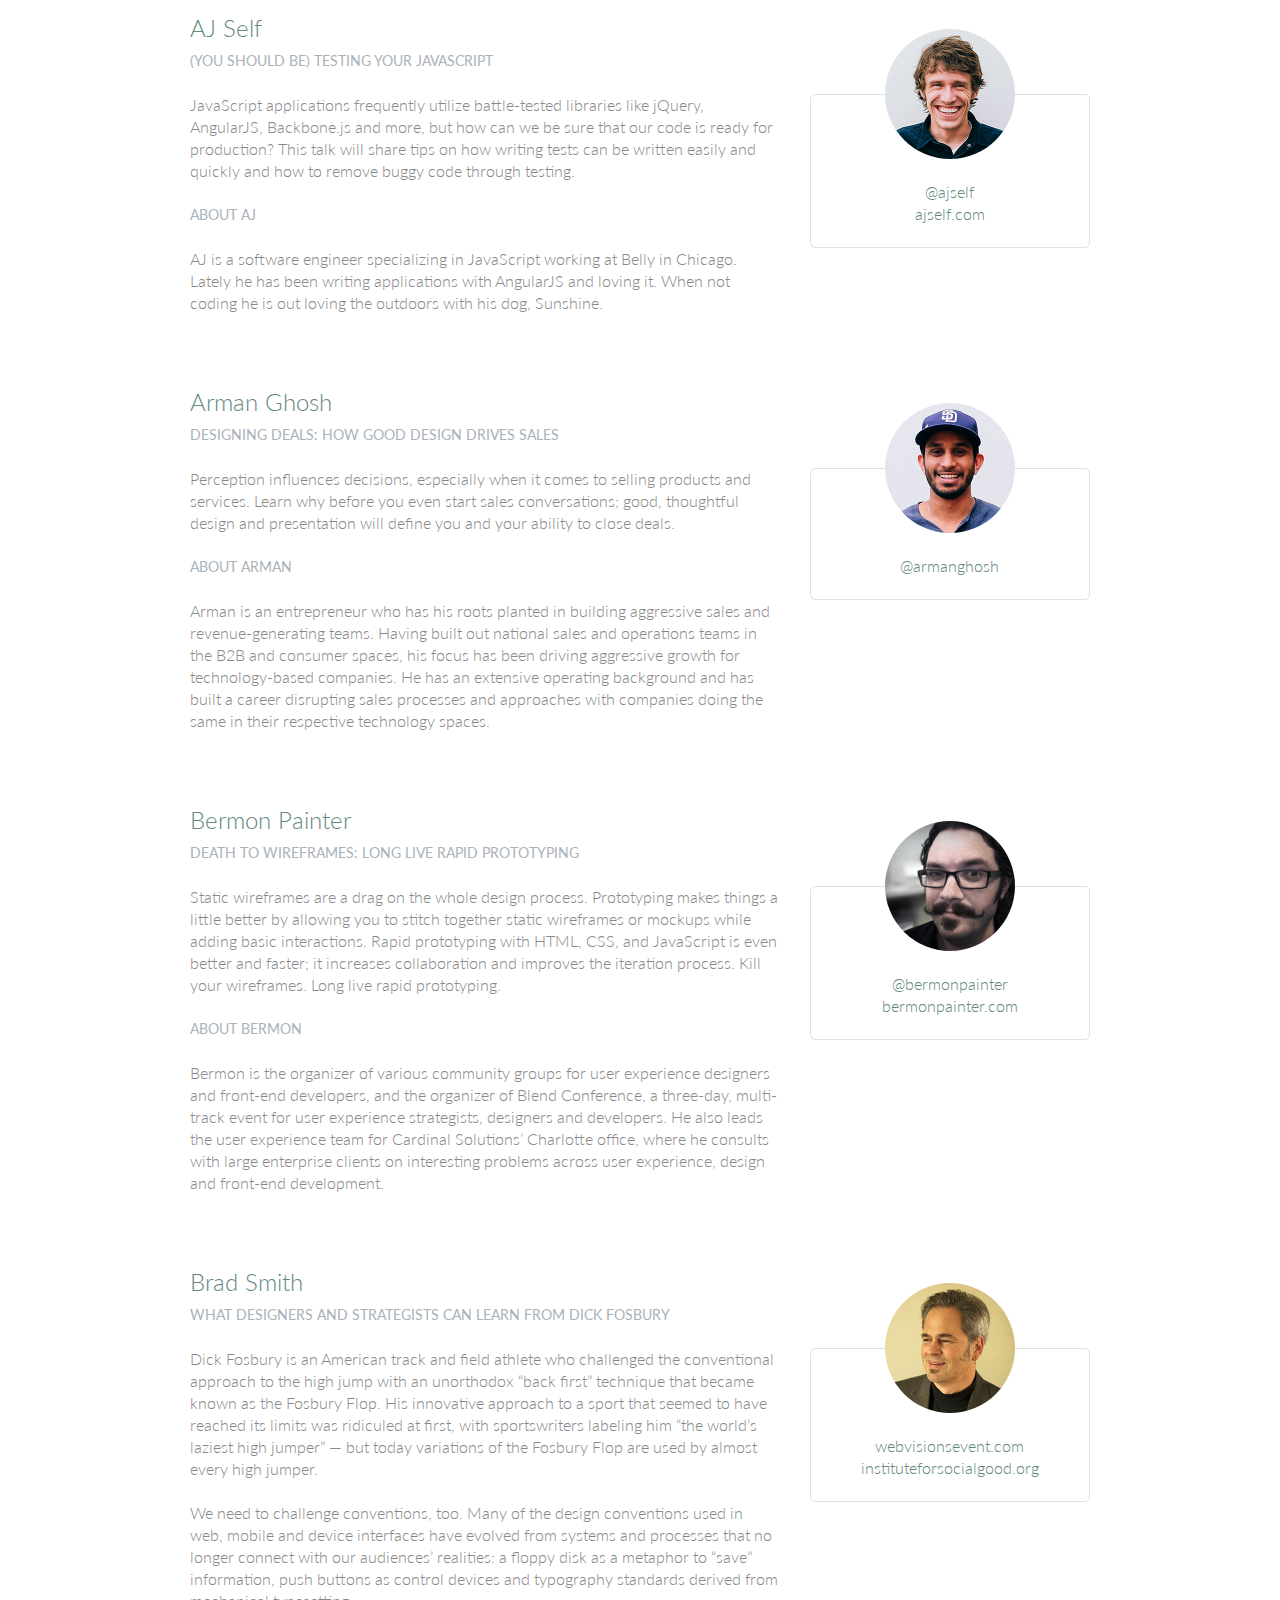
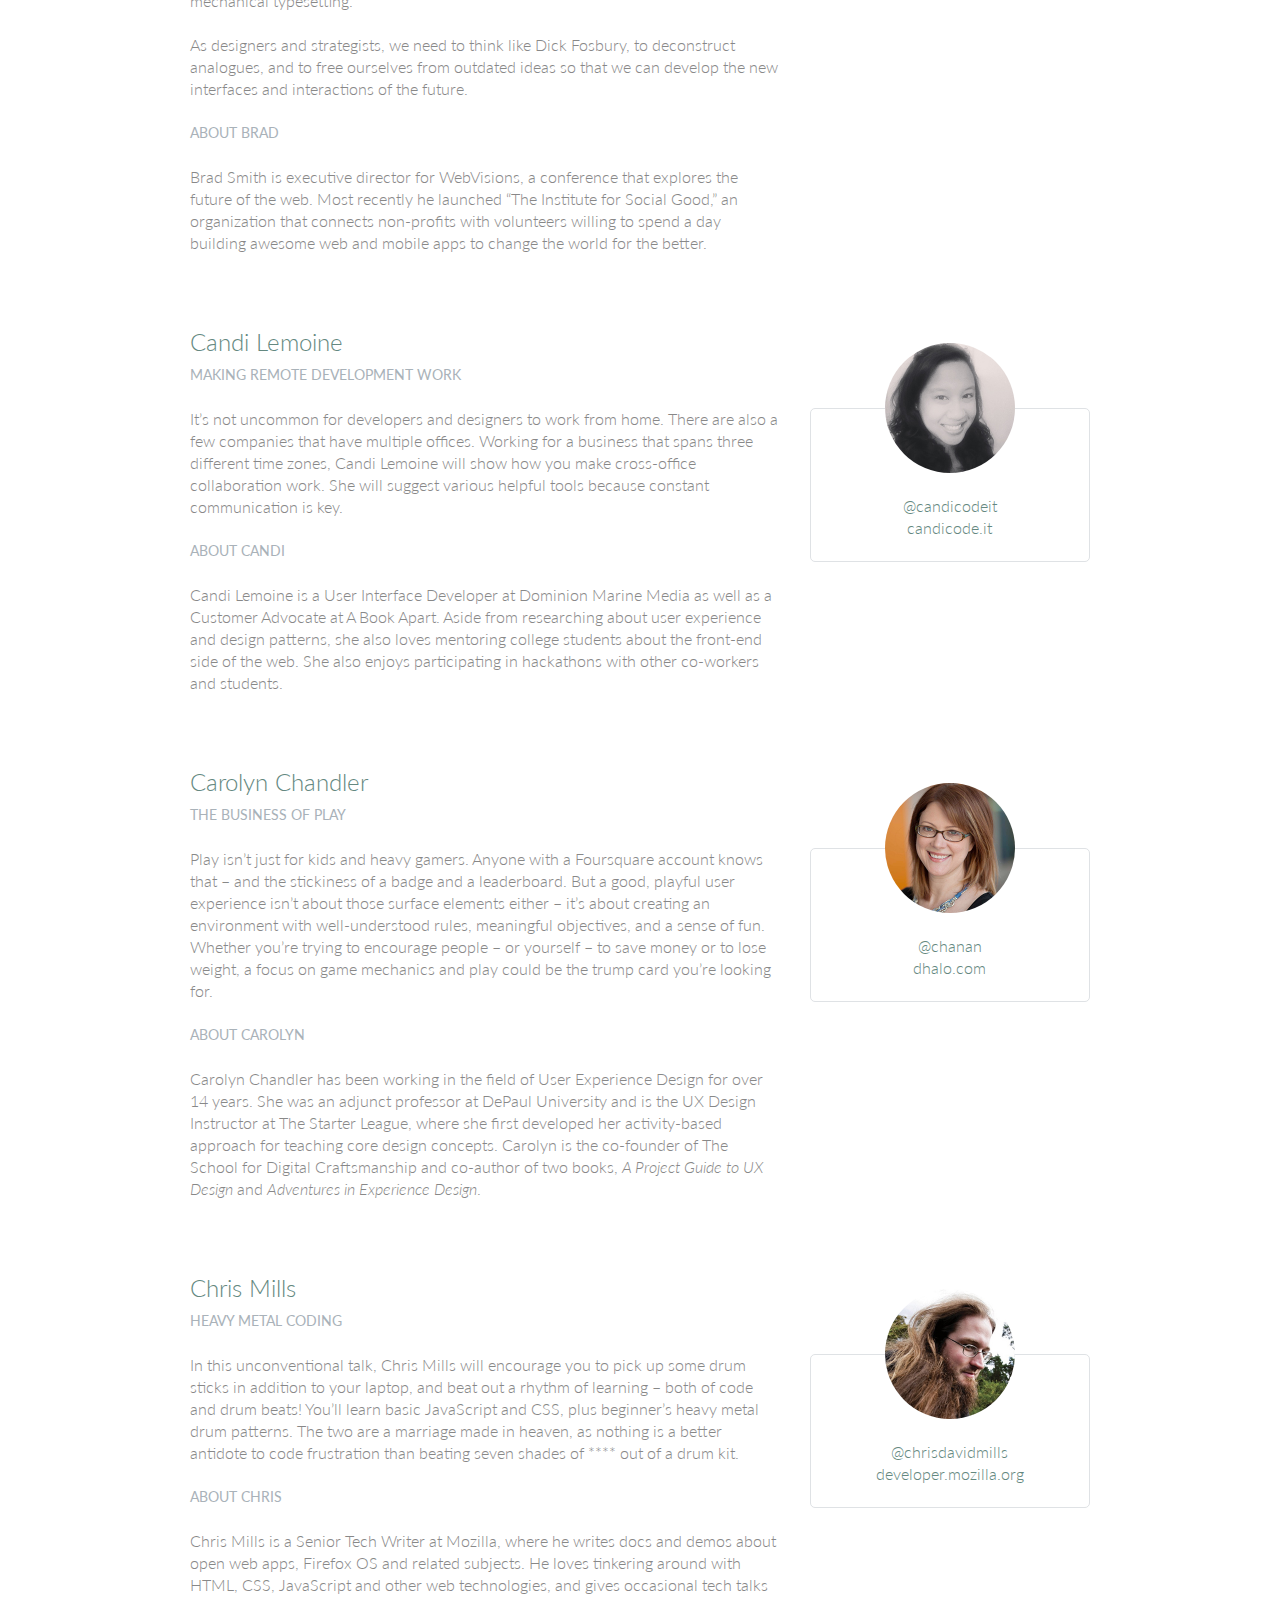
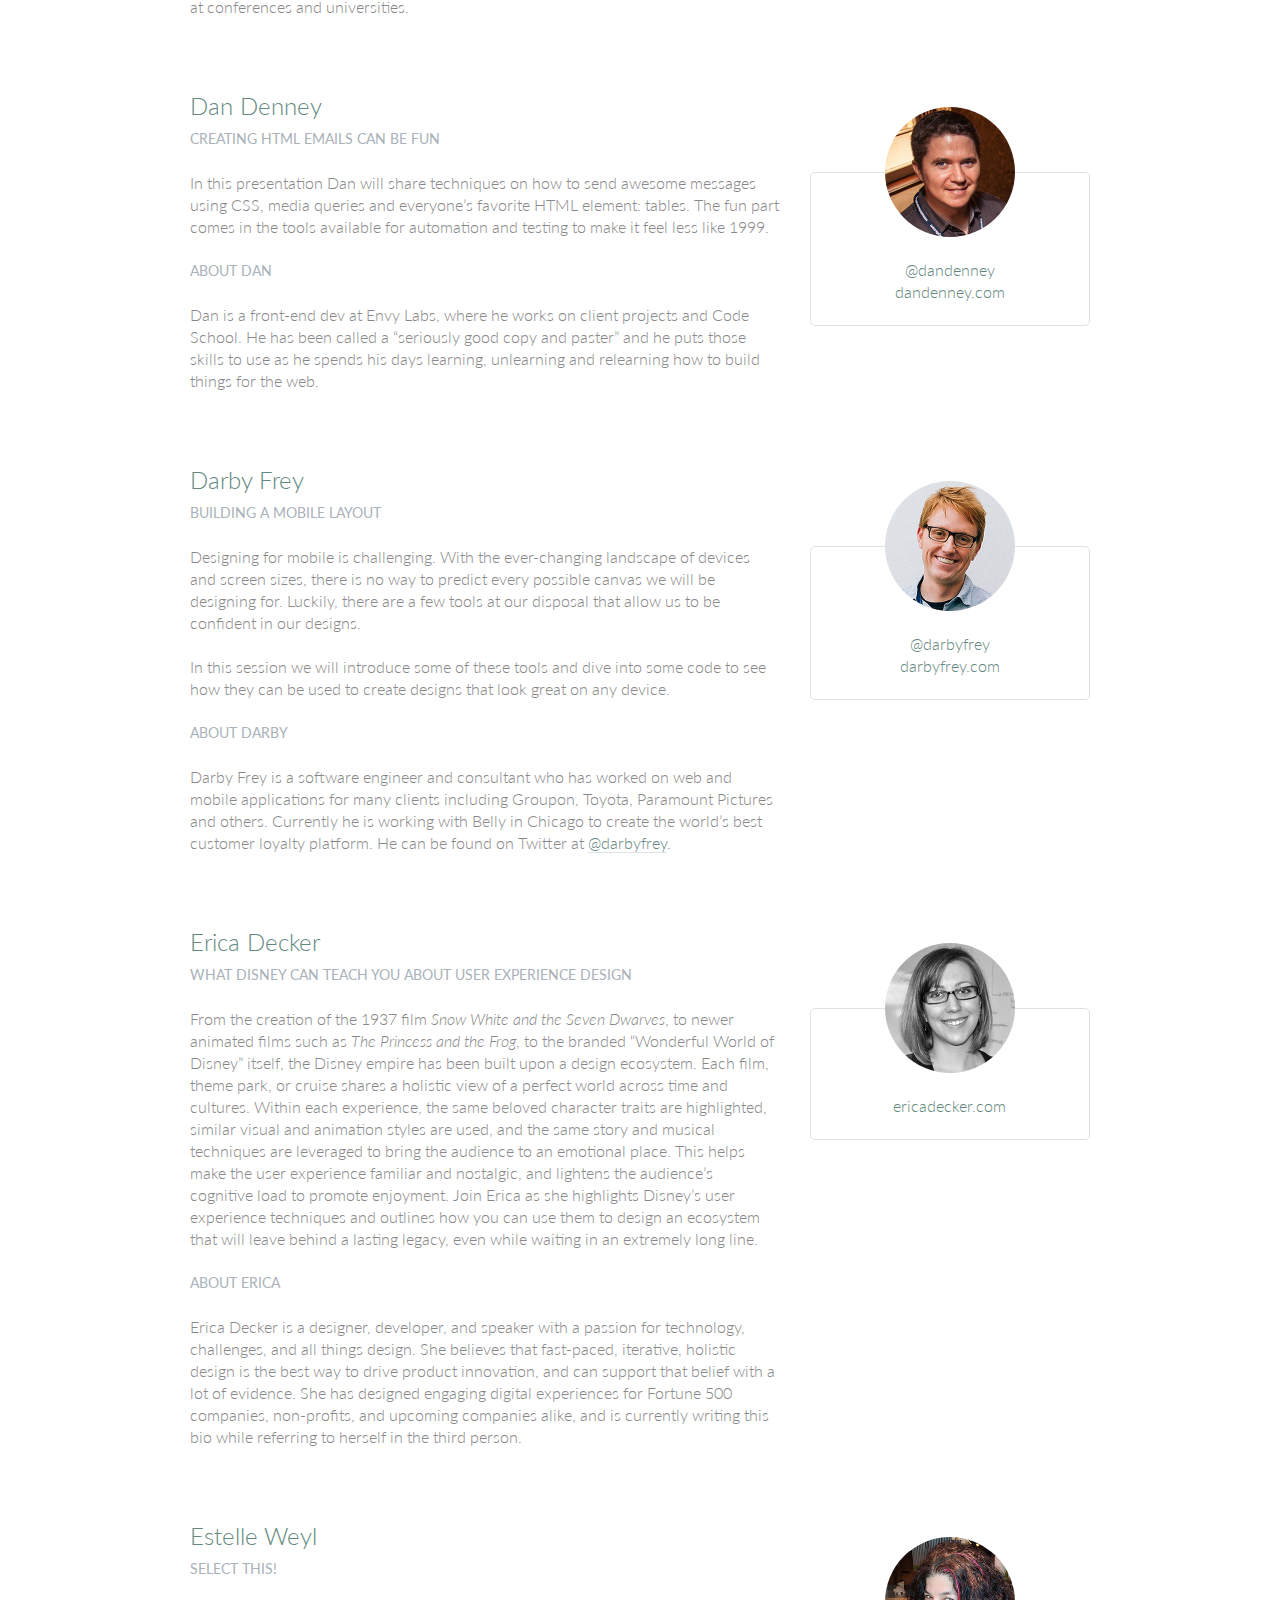
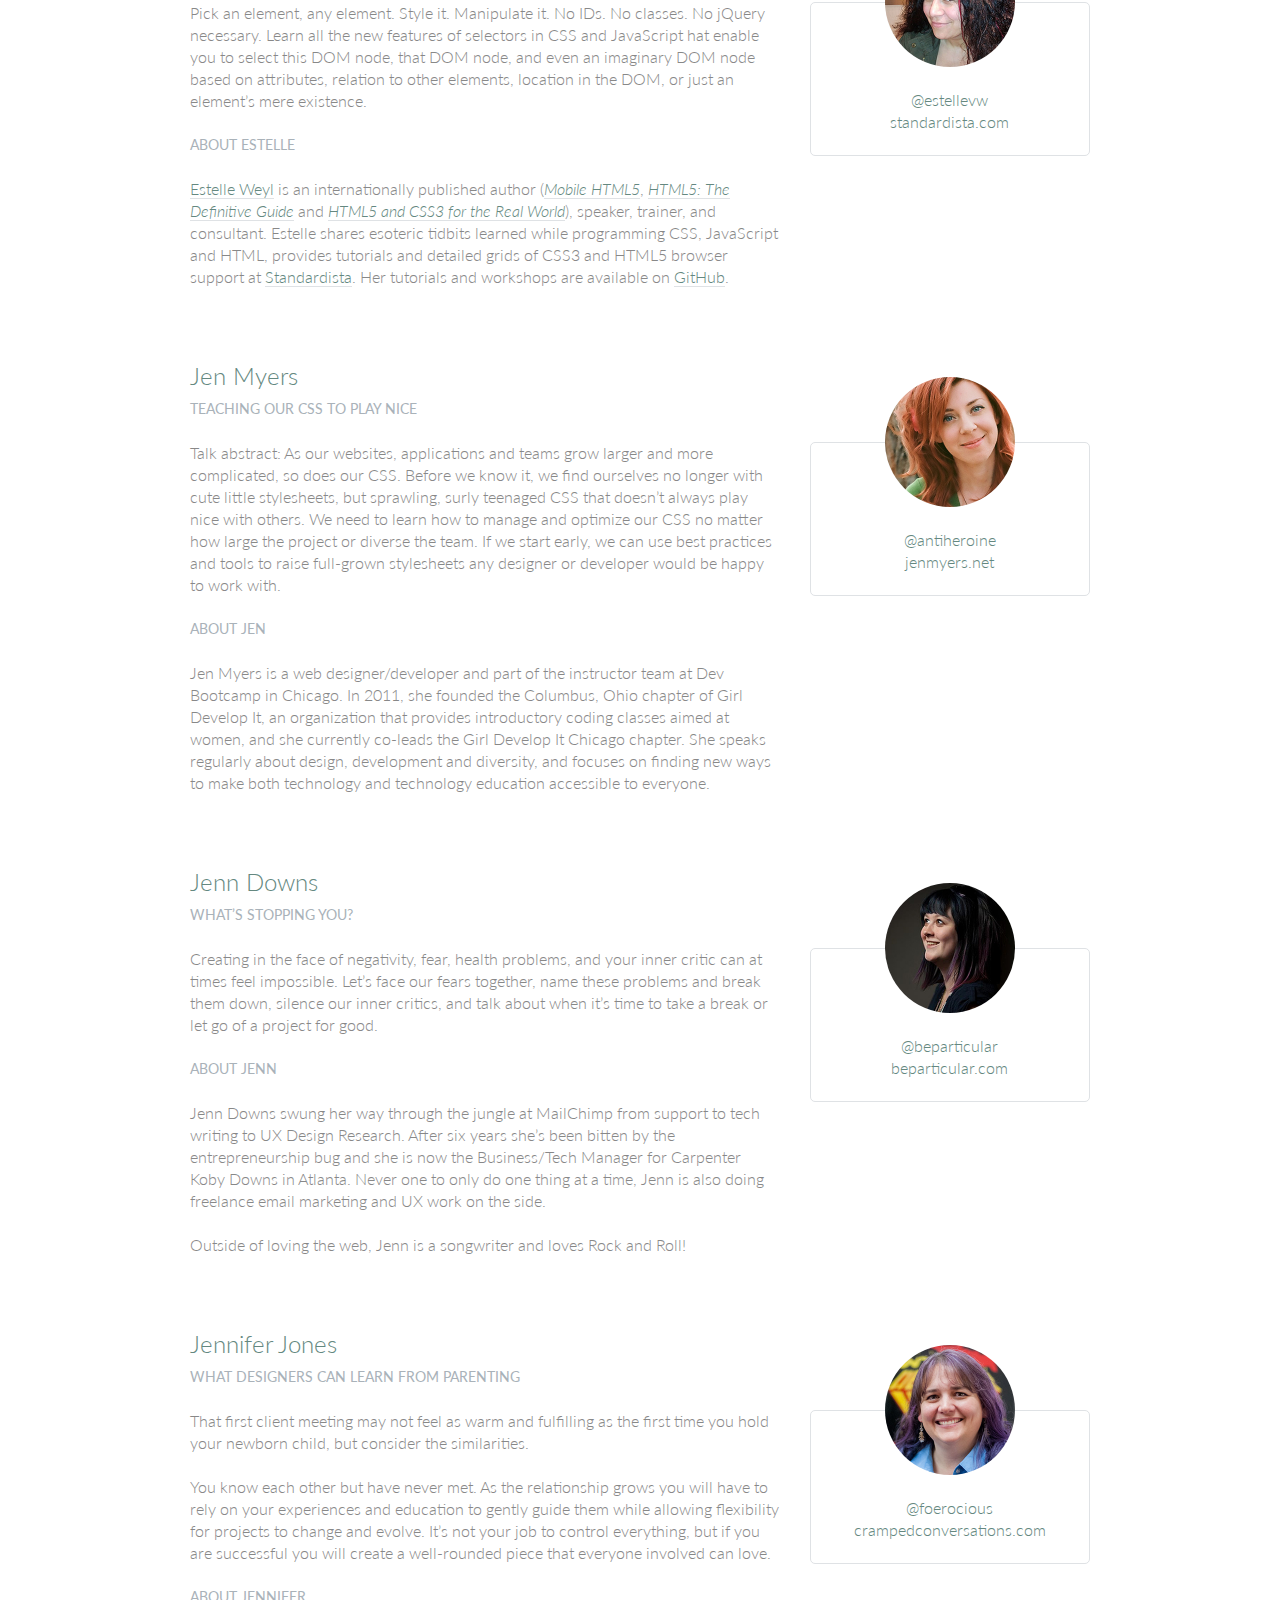
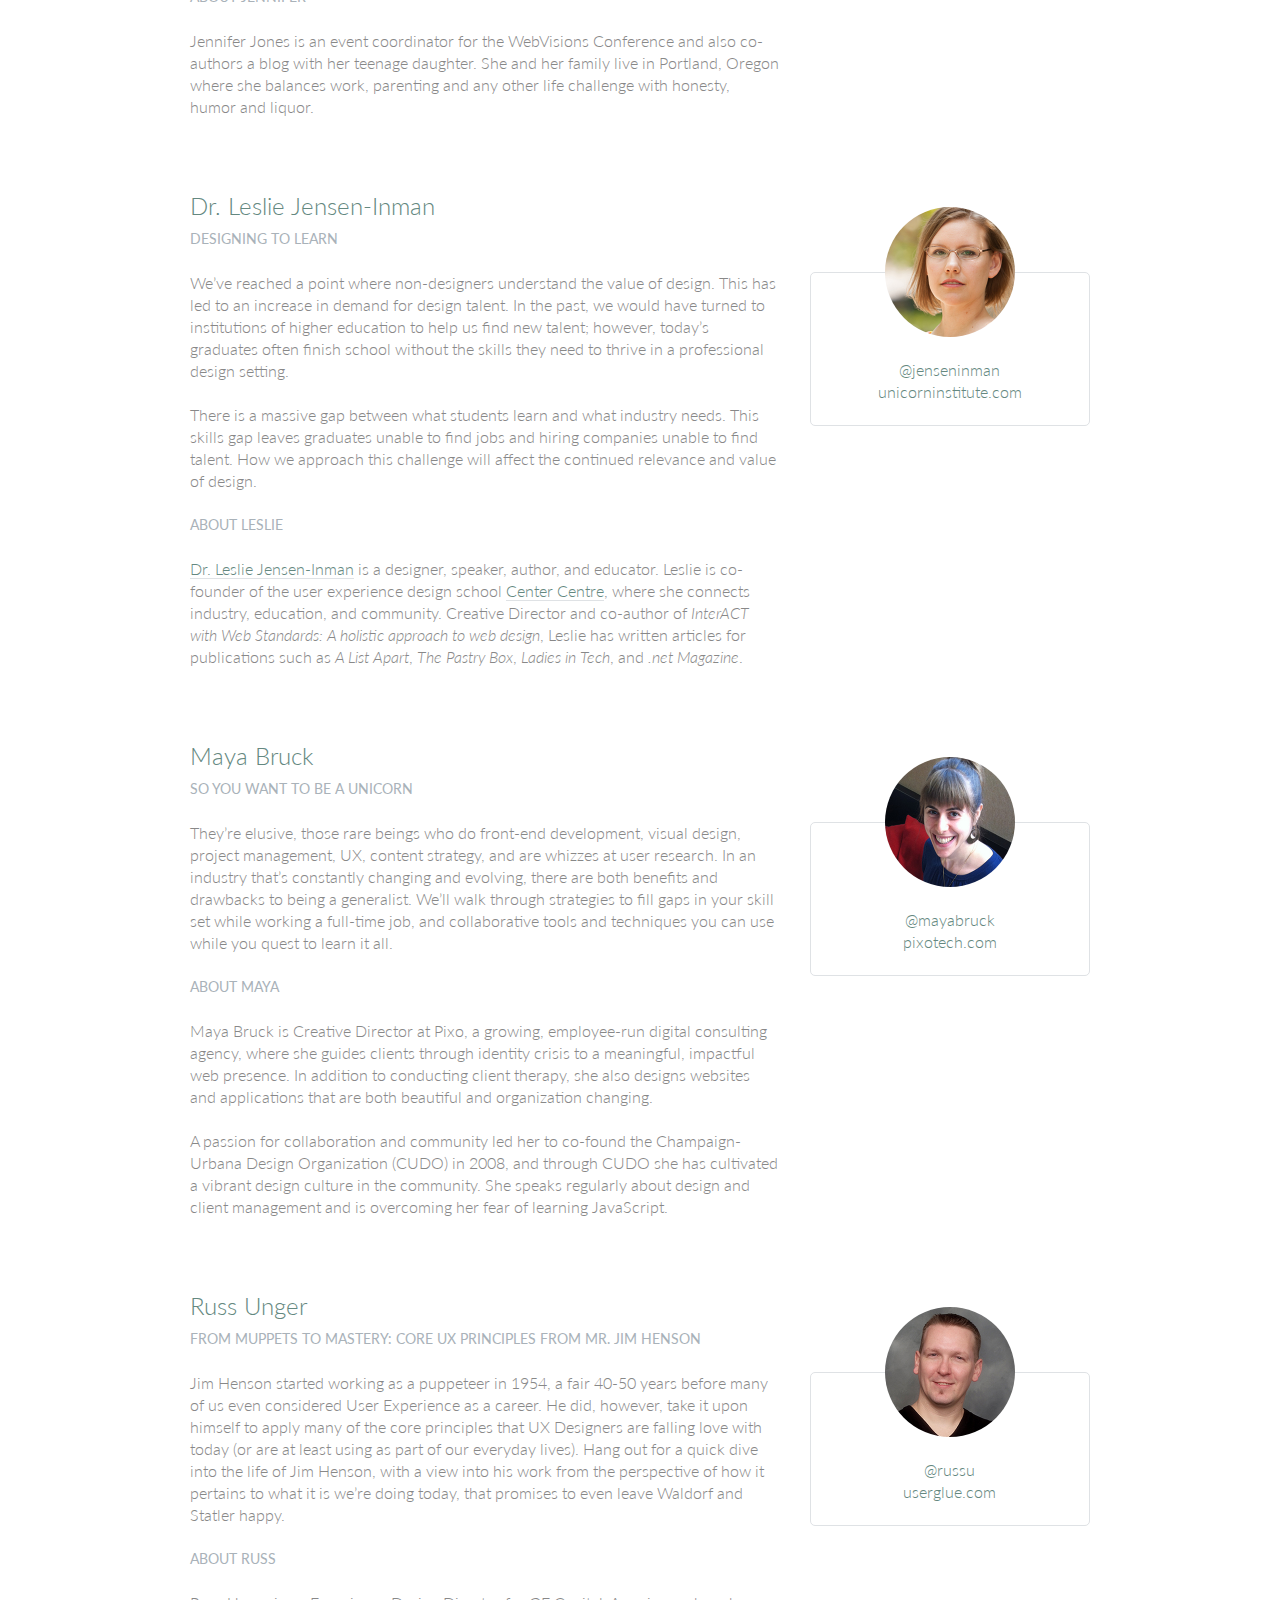
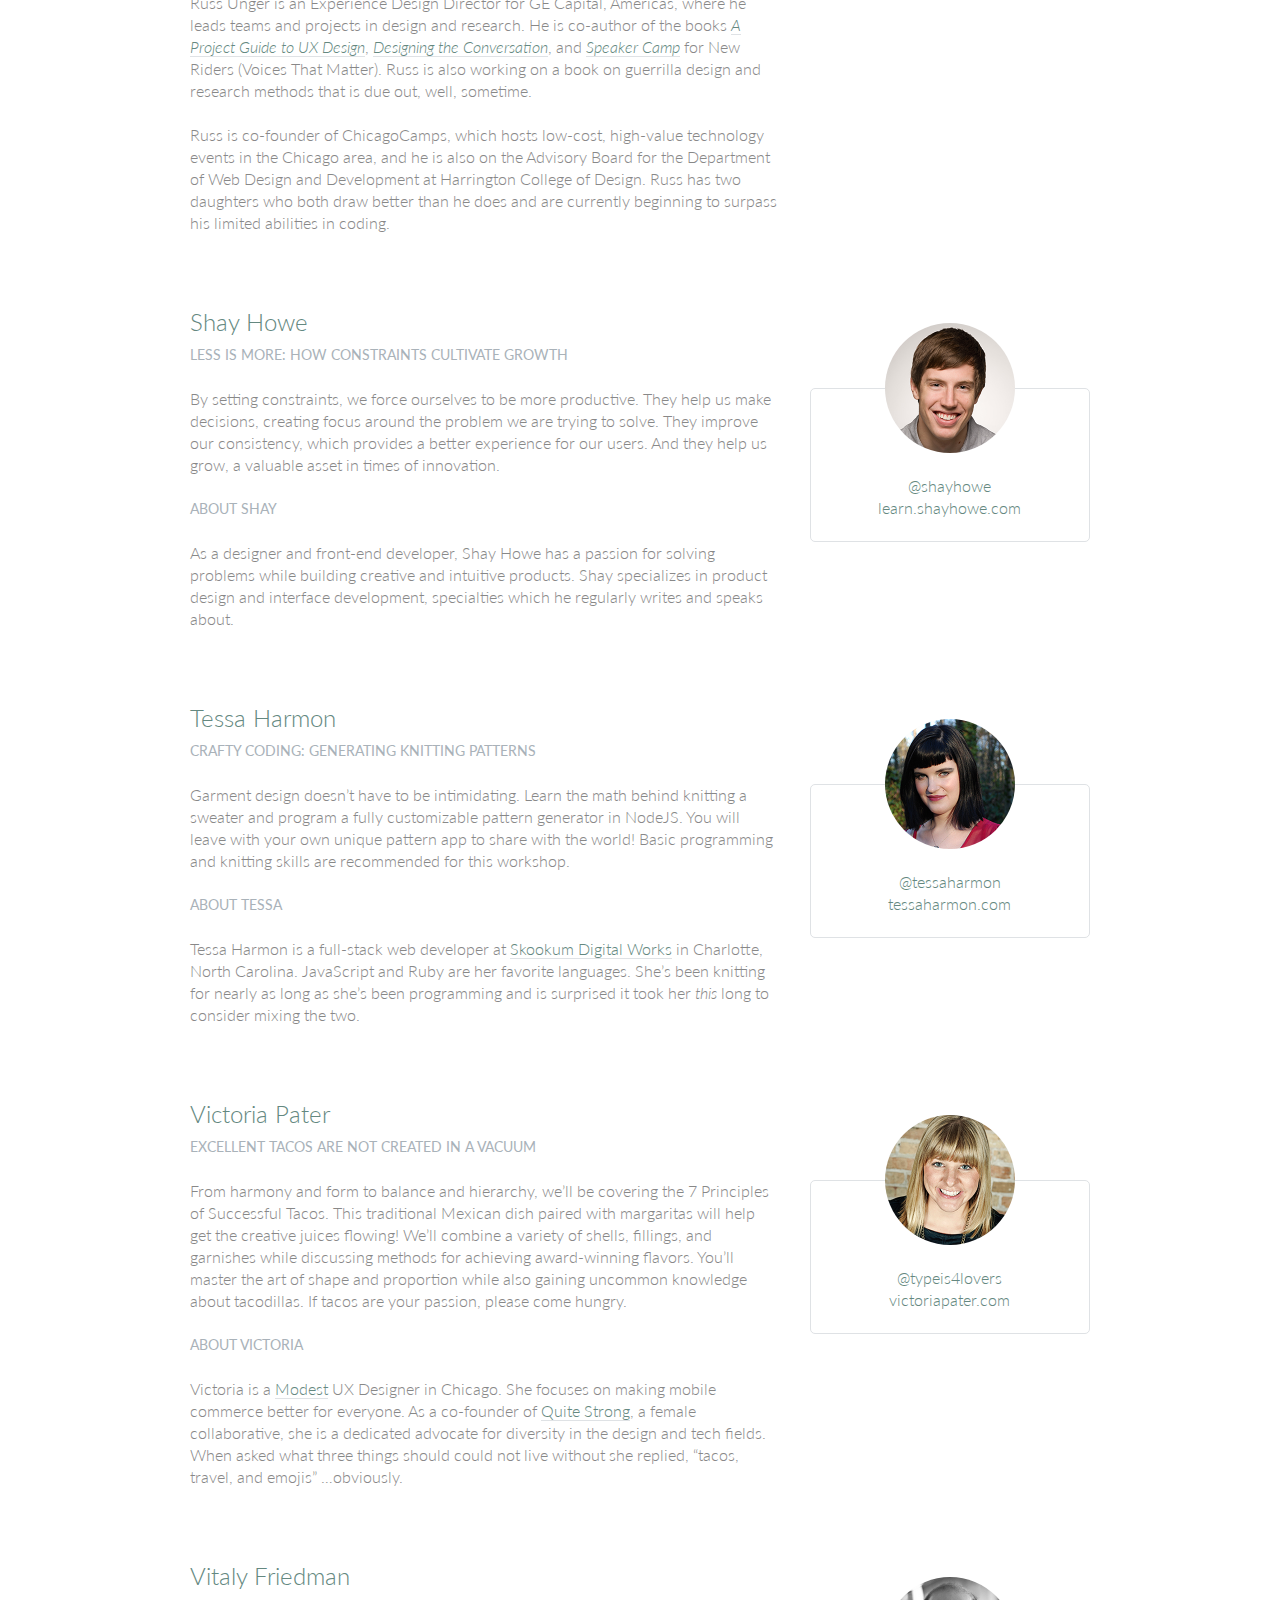
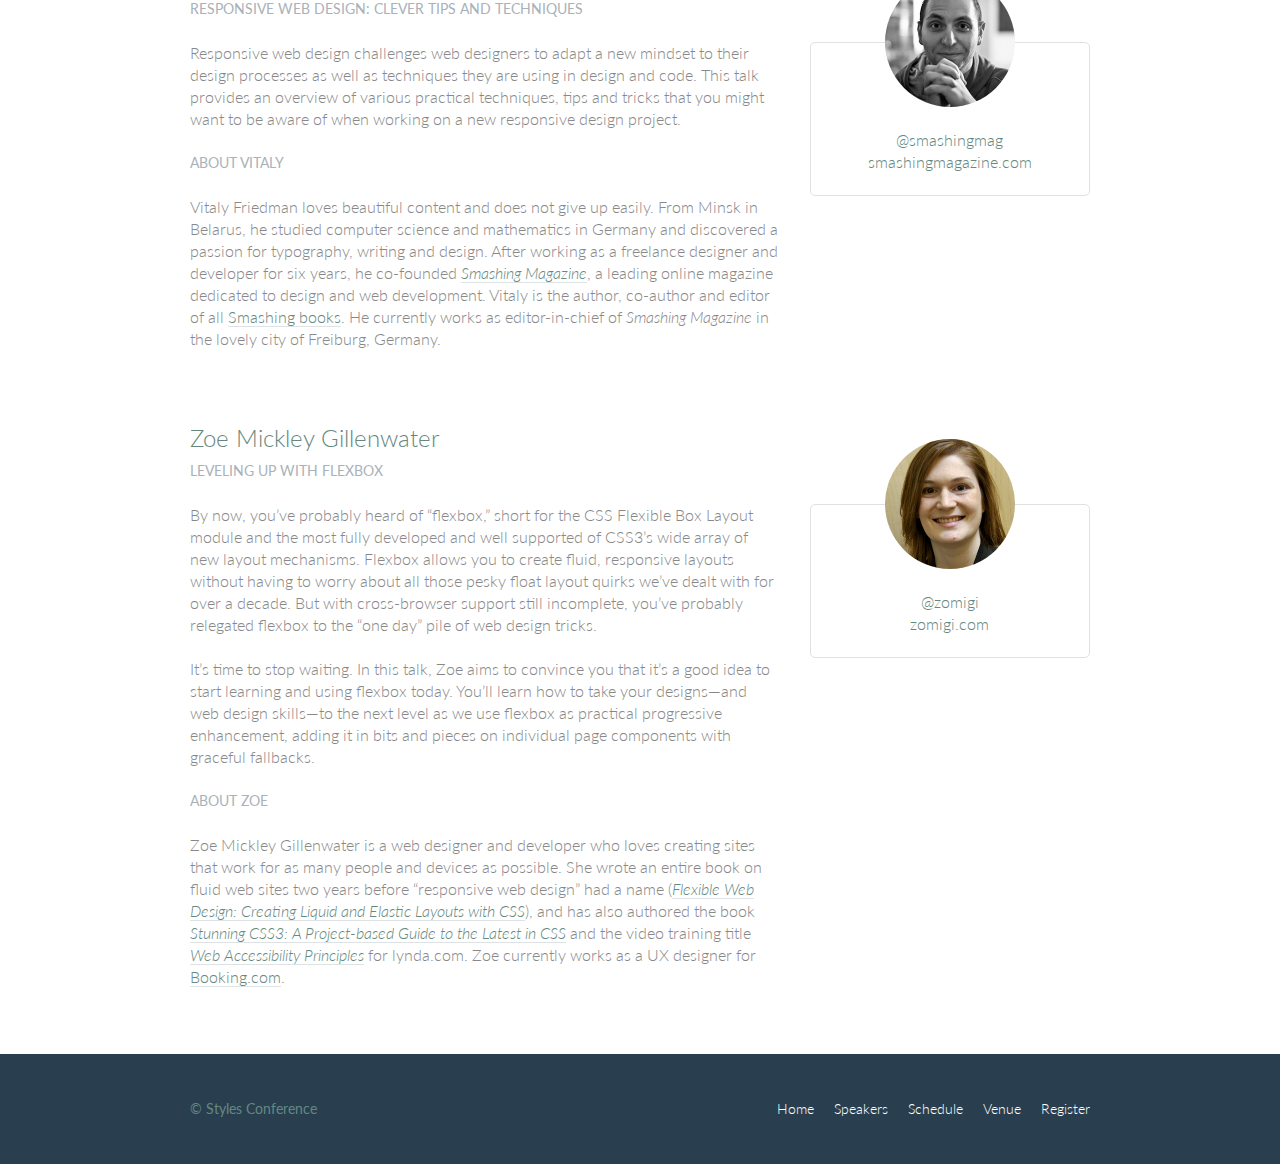
<file: speakers.html>
<!DOCTYPE html>
<html lang="en">
  <head>
    <meta charset="utf-8">
    <title>Styles Conference</title>
    <link rel="stylesheet" href="assets/stylesheets/main.css">
    <link rel="stylesheet" href="http://fonts.googleapis.com/css?family=Lato:100,300,400">

  </head>
  <body>
    <header class="primary-header container group">
      <h1 class="logo">
          <a href="index.html">Styles <br> Conference</a>
      </h1>
      <h3 class="tagline">August 24&ndash;26th &mdash; Chicago, IL</h3>
      <nav class="nav primary-nav">
          <ul>
              <li><a href="index.html">Home</a></li><!--
           --><li><a href="speakers.html">Speakers</a></li><!--
           --><li><a href="schedule.html">Schedule</a></li><!--
           --><li><a href="venue.html">Venue</a></li><!--
           --><li><a href="register.html">Register</a></li>
          </ul>
      </nav>
    </header>
    
    <section class="row-alt">
      <div class="lead container">
        <h1>Speakers</h1>
        <p>We&#8217;re happy to welcome over twenty speakers to present on the industry&#8217;s latest technologies. Prepare for an inspiration extravaganza.</p>
      </div>
    </section>

    <section class="row">
      <div class="grid">

        <!-- Aaron Irizarry -->

        <section class="speaker" id="aaron-irizarry">

          <div class="col-2-3">

            <h2>Aaron Irizarry</h2>
            <h5>Designing a Culture of Design</h5>

            <p>Workplace culture doesn&#8217;t start with beanbags, foosball tables, or a beer fridge, and it doesn&#8217;t end with neckties, PCs, or big corporations. It&#8217;s the unwritten rules, behavior, beliefs, and the motivations that enable good work to get done, or it&#8217;s what stifles a workforce. For design to be most effective and for designers to feel valued, we need to work in a culture that embraces design and allows it to succeed.</p>

            <p>In Aaron&#8217;s session he will explore how to recognize the traits of organizations that *get* design, both large and small. He will share what those teams, departments, and companies have that others don&#8217;t, and more importantly, how to begin to change your own workplace&#8217;s culture. Once you&#8217;ve worked within a culture of design it&#8217;s almost impossible to imagine yourself anywhere else.</p>

            <h5>About Aaron</h5>

            <p>Aaron Irizarry is a Senior Product Designer for Nasdaq OMX, a lover of heavy metal, a foodie, and a master of BBQ arts. You can find some of his thoughts and presentations on the conversation surrounding design over at <a href="http://www.discussingdesign.com/">discussingdesign.com</a>.</p>

          </div><!--

          --><aside class="col-1-3">
            <div class="speaker-info">
              <img src="assets/images/speakers/aaron-irizarry.jpg" alt="Aaron Irizarry">
              <ul>
                <li><a href="https://twitter.com/aaroni">@aaroni</a></li>
                <li><a href="http://www.thisisaaronslife.com/">thisisaaronslife.com</a></li>
              </ul>

            </div>
          </aside>

        </section>

        <!-- Adam Connor -->

        <section class="speaker" id="adam-connor">

          <div class="col-2-3">

            <h2>Adam Connor</h2>
            <h5>Lights! Camera! Interaction! Design Inspiration from Filmmakers</h5>

            <p>Films succeed in evoking responses and engaging audiences only with a combination of well-written narrative and effective storytelling technique. It&#8217;s the filmmaker&#8217;s job to put this together. To do so they&#8217;ve developed processes, tools and techniques that allow them to focus attention, emphasize information, foreshadow and produce the many elements that together comprise a well-told story.</p>

            <p>With this workshop, we&#8217;ll revisit the topic of using stories in design and expand on the technical aspects used in film to communicate. We&#8217;ll look at some tools used in film, such as cinematic patterns, beat sheets, and storyboards. We&#8217;ll consider why they&#8217;re used and how we might look to them for inspiration.</p>

            <h5>About Adam</h5>

            <p>Adam Connor is a designer, illustrator and speaker passionate about collaboration, communication, creativity and storytelling. As an Experience Design Director with Mad*Pow, Adam combines 10+ years of experience in interaction and experience design with a background in computer science, film, and animation to create effective and easy-to-use digital products and services. He believes that no matter how utilitarian a tool is, at the core of its creation lies a story; uncovering that story is key to its success. Occasionally, he shares his perspectives on design at <a href="http://adamconnor.com/">adamconnor.com</a> and <a href="http://www.discussingdesign.com/">discussingdesign.com</a>.</p>

          </div><!--

          --><aside class="col-1-3">
            <div class="speaker-info">
              <img src="assets/images/speakers/adam-connor.jpg" alt="Adam Connor">
              <ul>
                <li><a href="https://twitter.com/adamconnor">@adamconnor</a></li>
                <li><a href="http://adamconnor.com/">adamconnor.com</a></li>
              </ul>

            </div>
          </aside>

        </section>

        <!-- AJ Self -->

        <section class="speaker" id="aj-self">

          <div class="col-2-3">

            <h2>AJ Self</h2>
            <h5>(You Should Be) Testing Your JavaScript</h5>

            <p>JavaScript applications frequently utilize battle-tested libraries like jQuery, AngularJS, Backbone.js and more, but how can we be sure that our code is ready for production? This talk will share tips on how writing tests can be written easily and quickly and how to remove buggy code through testing.</p>

            <h5>About AJ</h5>

            <p>AJ is a software engineer specializing in JavaScript working at Belly in Chicago. Lately he has been writing applications with AngularJS and loving it. When not coding he is out loving the outdoors with his dog, Sunshine.</p>

          </div><!--

          --><aside class="col-1-3">
            <div class="speaker-info">
              <img src="assets/images/speakers/aj-self.jpg" alt="Aj Self">
              <ul>
                <li><a href="https://twitter.com/ajself">@ajself</a></li>
                <li><a href="http://www.ajself.com/">ajself.com</a></li>
              </ul>

            </div>
          </aside>

        </section>

        <!-- Arman Ghosh -->

        <section class="speaker" id="arman-ghosh">

          <div class="col-2-3">

            <h2>Arman Ghosh</h2>
            <h5>Designing Deals: How Good Design Drives Sales</h5>

            <p>Perception influences decisions, especially when it comes to selling products and services. Learn why before you even start sales conversations; good, thoughtful design and presentation will define you and your ability to close deals.</p>

            <h5>About Arman</h5>

            <p>Arman is an entrepreneur who has his roots planted in building aggressive sales and revenue-generating teams. Having built out national sales and operations teams in the B2B and consumer spaces, his focus has been driving aggressive growth for technology-based companies. He has an extensive operating background and has built a career disrupting sales processes and approaches with companies doing the same in their respective technology spaces.</p>

          </div><!--

          --><aside class="col-1-3">
            <div class="speaker-info">
              <img src="assets/images/speakers/arman-ghosh.jpg" alt="Arman Ghosh">
              <ul>
                <li><a href="https://twitter.com/armanghosh">@armanghosh</a></li>
              </ul>

            </div>
          </aside>

        </section>

        <!-- Bermon Painter -->

        <section class="speaker" id="bermon-painter">

          <div class="col-2-3">

            <h2>Bermon Painter</h2>
            <h5>Death to Wireframes: Long Live Rapid Prototyping</h5>

            <p>Static wireframes are a drag on the whole design process. Prototyping makes things a little better by allowing you to stitch together static wireframes or mockups while adding basic interactions. Rapid prototyping with HTML, CSS, and JavaScript is even better and faster; it increases collaboration and improves the iteration process. Kill your wireframes. Long live rapid prototyping.</p>

            <h5>About Bermon</h5>

            <p>Bermon is the organizer of various community groups for user experience designers and front-end developers, and the organizer of Blend Conference, a three-day, multi-track event for user experience strategists, designers and developers. He also leads the user experience team for Cardinal Solutions&#8217; Charlotte office, where he consults with large enterprise clients on interesting problems across user experience, design and front-end development.</p>

          </div><!--

          --><aside class="col-1-3">
            <div class="speaker-info">
              <img src="assets/images/speakers/bermon-painter.jpg" alt="Bermon Painter">
              <ul>
                <li><a href="https://twitter.com/bermonpainter">@bermonpainter</a></li>
                <li><a href="http://bermonpainter.com/">bermonpainter.com</a></li>
              </ul>

            </div>
          </aside>

        </section>

        <!-- Brad Smith -->

        <section class="speaker" id="brad-smith">

          <div class="col-2-3">

            <h2>Brad Smith</h2>
            <h5>What Designers and Strategists Can Learn from Dick Fosbury</h5>

            <p>Dick Fosbury is an American track and field athlete who challenged the conventional approach to the high jump with an unorthodox &#8220;back first&#8221; technique that became known as the Fosbury Flop. His innovative approach to a sport that seemed to have reached its limits was ridiculed at first, with sportswriters labeling him &#8220;the world&#8217;s laziest high jumper&#8221; &#8212; but today variations of the Fosbury Flop are used by almost every high jumper.</p>

            <p>We need to challenge conventions, too. Many of the design conventions used in web, mobile and device interfaces have evolved from systems and processes that no longer connect with our audiences&#8217; realities: a floppy disk as a metaphor to &#8220;save&#8221; information, push buttons as control devices and typography standards derived from mechanical typesetting.</p>

            <p>As designers and strategists, we need to think like Dick Fosbury, to deconstruct analogues, and to free ourselves from outdated ideas so that we can develop the new interfaces and interactions of the future.</p>

            <h5>About Brad</h5>

            <p>Brad Smith is executive director for WebVisions, a conference that explores the future of the web. Most recently he launched &#8220;The Institute for Social Good,&#8221; an organization that connects non-profits with volunteers willing to spend a day building awesome web and mobile apps to change the world for the better.</p>

          </div><!--

          --><aside class="col-1-3">
            <div class="speaker-info">
              <img src="assets/images/speakers/brad-smith.jpg" alt="Brad Smith">
              <ul>
                <li><a href="http://www.webvisionsevent.com/">webvisionsevent.com</a></li>
                <li><a href="http://www.instituteforsocialgood.org/">instituteforsocialgood.org</a></li>
              </ul>

            </div>
          </aside>

        </section>

        <!-- Candi Lemoine -->

        <section class="speaker" id="candi-lemoine">

          <div class="col-2-3">

            <h2>Candi Lemoine</h2>
            <h5>Making Remote Development Work</h5>

            <p>It&#8217;s not uncommon for developers and designers to work from home. There are also a few companies that have multiple offices. Working for a business that spans three different time zones, Candi Lemoine will show how you make cross-office collaboration work. She will suggest various helpful tools because constant communication is key.</p>

            <h5>About Candi</h5>

            <p>Candi Lemoine is a User Interface Developer at Dominion Marine Media as well as a Customer Advocate at A Book Apart. Aside from researching about user experience and design patterns, she also loves mentoring college students about the front-end side of the web. She also enjoys participating in hackathons with other co-workers and students.</p>

          </div><!--

          --><aside class="col-1-3">
            <div class="speaker-info">
              <img src="assets/images/speakers/candi-lemoine.jpg" alt="Candi Lemoine">
              <ul>
                <li><a href="https://twitter.com/candicodeit">@candicodeit</a></li>
                <li><a href="http://candicode.it/">candicode.it</a></li>
              </ul>

            </div>
          </aside>

        </section>

        <!-- Carolyn Chandler -->

        <section class="speaker" id="carolyn-chandler">

          <div class="col-2-3">

            <h2>Carolyn Chandler</h2>
            <h5>The Business of Play</h5>

            <p>Play isn&#8217;t just for kids and heavy gamers. Anyone with a Foursquare account knows that &#8211; and the stickiness of a badge and a leaderboard. But a good, playful user experience isn&#8217;t about those surface elements either &#8211; it&#8217;s about creating an environment with well-understood rules, meaningful objectives, and a sense of fun. Whether you&#8217;re trying to encourage people &#8211; or yourself &#8211; to save money or to lose weight, a focus on game mechanics and play could be the trump card you&#8217;re looking for.</p>

            <h5>About Carolyn</h5>

            <p>Carolyn Chandler has been working in the field of User Experience Design for over 14 years. She was an adjunct professor at DePaul University and is the UX Design Instructor at The Starter League, where she first developed her activity-based approach for teaching core design concepts. Carolyn is the co-founder of The School for Digital Craftsmanship and co-author of two books, <cite>A Project Guide to UX Design</cite> and <cite>Adventures in Experience Design</cite>.</p>

          </div><!--

          --><aside class="col-1-3">
            <div class="speaker-info">
              <img src="assets/images/speakers/carolyn-chandler.jpg" alt="Carolyn Chandler">
              <ul>
                <li><a href="https://twitter.com/chanan">@chanan</a></li>
                <li><a href="http://www.dhalo.com/">dhalo.com</a></li>
              </ul>

            </div>
          </aside>

        </section>

        <!-- Chris Mills -->

        <section class="speaker" id="chris-mills">

          <div class="col-2-3">

            <h2>Chris Mills</h2>
            <h5>Heavy Metal Coding</h5>

            <p>In this unconventional talk, Chris Mills will encourage you to pick up some drum sticks in addition to your laptop, and beat out a rhythm of learning &#8211; both of code and drum beats! You&#8217;ll learn basic JavaScript and CSS, plus beginner&#8217;s heavy metal drum patterns. The two are a marriage made in heaven, as nothing is a better antidote to code frustration than beating seven shades of **** out of a drum kit.</p>

            <h5>About Chris</h5>

            <p>Chris Mills is a Senior Tech Writer at Mozilla, where he writes docs and demos about open web apps, Firefox OS and related subjects. He loves tinkering around with HTML, CSS, JavaScript and other web technologies, and gives occasional tech talks at conferences and universities.</p>

          </div><!--

          --><aside class="col-1-3">
            <div class="speaker-info">
              <img src="assets/images/speakers/chris-mills.jpg" alt="Chris Mills">
              <ul>
                <li><a href="https://twitter.com/chrisdavidmills">@chrisdavidmills</a></li>
                <li><a href="https://developer.mozilla.org/">developer.mozilla.org</a></li>
              </ul>

            </div>
          </aside>

        </section>

        <!-- Dan Denney -->

        <section class="speaker" id="dan-denney">

          <div class="col-2-3">

            <h2>Dan Denney</h2>
            <h5>Creating HTML Emails Can Be Fun</h5>

            <p>In this presentation Dan will share techniques on how to send awesome messages using CSS, media queries and everyone&#8217;s favorite HTML element: tables. The fun part comes in the tools available for automation and testing to make it feel less like 1999.</p>

            <h5>About Dan</h5>

            <p>Dan is a front-end dev at Envy Labs, where he works on client projects and Code School. He has been called a &#8220;seriously good copy and paster&#8221; and he puts those skills to use as he spends his days learning, unlearning and relearning how to build things for the web.</p>

          </div><!--

          --><aside class="col-1-3">
            <div class="speaker-info">
              <img src="assets/images/speakers/dan-denney.jpg" alt="Dan Denney">
              <ul>
                <li><a href="https://twitter.com/dandenney">@dandenney</a></li>
                <li><a href="http://dandenney.com/">dandenney.com</a></li>
              </ul>

            </div>
          </aside>

        </section>

        <!-- Darby Frey -->

        <section class="speaker" id="darby-frey">

          <div class="col-2-3">

            <h2>Darby Frey</h2>
            <h5>Building a Mobile Layout</h5>

            <p>Designing for mobile is challenging. With the ever-changing landscape of devices and screen sizes, there is no way to predict every possible canvas we will be designing for. Luckily, there are a few tools at our disposal that allow us to be confident in our designs.</p>

            <p>In this session we will introduce some of these tools and dive into some code to see how they can be used to create designs that look great on any device.</p>

            <h5>About Darby</h5>

            <p>Darby Frey is a software engineer and consultant who has worked on web and mobile applications for many clients including Groupon, Toyota, Paramount Pictures and others. Currently he is working with Belly in Chicago to create the world&#8217;s best customer loyalty platform. He can be found on Twitter at <a href="https://twitter.com/darbyfrey">@darbyfrey</a>.</p>

          </div><!--

          --><aside class="col-1-3">
            <div class="speaker-info">
              <img src="assets/images/speakers/darby-frey.jpg" alt="Darby Frey">
              <ul>
                <li><a href="https://twitter.com/darbyfrey">@darbyfrey</a></li>
                <li><a href="http://darbyfrey.com/">darbyfrey.com</a></li>
              </ul>

            </div>
          </aside>

        </section>

        <!-- Erica Decker -->

        <section class="speaker" id="erica-decker">

          <div class="col-2-3">

            <h2>Erica Decker</h2>
            <h5>What Disney Can Teach You about User Experience Design</h5>

            <p>From the creation of the 1937 film <cite>Snow White and the Seven Dwarves</cite>, to newer animated films such as <cite>The Princess and the Frog</cite>, to the branded &#8220;Wonderful World of Disney&#8221; itself, the Disney empire has been built upon a design ecosystem. Each film, theme park, or cruise shares a holistic view of a perfect world across time and cultures. Within each experience, the same beloved character traits are highlighted, similar visual and animation styles are used, and the same story and musical techniques are leveraged to bring the audience to an emotional place. This helps make the user experience familiar and nostalgic, and lightens the audience&#8217;s cognitive load to promote enjoyment. Join Erica as she highlights Disney&#8217;s user experience techniques and outlines how you can use them to design an ecosystem that will leave behind a lasting legacy, even while waiting in an extremely long line.</p>

            <h5>About Erica</h5>

            <p>Erica Decker is a designer, developer, and speaker with a passion for technology, challenges, and all things design. She believes that fast-paced, iterative, holistic design is the best way to drive product innovation, and can support that belief with a lot of evidence. She has designed engaging digital experiences for Fortune 500 companies, non-profits, and upcoming companies alike, and is currently writing this bio while referring to herself in the third person.</p>

          </div><!--

          --><aside class="col-1-3">
            <div class="speaker-info">
              <img src="assets/images/speakers/erica-decker.jpg" alt="Erica Decker">
              <ul>
                <li><a href="http://ericadecker.com/">ericadecker.com</a></li>
              </ul>

            </div>
          </aside>

        </section>

        <!-- Estelle Weyl -->

        <section class="speaker" id="estelle-weyl">

          <div class="col-2-3">

            <h2>Estelle Weyl</h2>
            <h5>Select This!</h5>

            <p>Pick an element, any element. Style it. Manipulate it. No IDs. No classes. No jQuery necessary. Learn all the new features of selectors in CSS and JavaScript hat enable you to select this DOM node, that DOM node, and even an imaginary DOM node based on attributes, relation to other elements, location in the DOM, or just an element&#8217;s mere existence.</p>

            <h5>About Estelle</h5>

            <p><a href="https://twitter.com/estellevw">Estelle Weyl</a> is an internationally published author (<cite><a href="http://shop.oreilly.com/product/0636920021711.do">Mobile HTML5</a></cite>, <cite><a href="http://shop.oreilly.com/product/0636920018063.do">HTML5: The Definitive Guide</a></cite> and <cite><a href="http://shop.oreilly.com/product/9780980846904.do">HTML5 and CSS3 for the Real World</a></cite>), speaker, trainer, and consultant. Estelle shares esoteric tidbits learned while programming CSS, JavaScript and HTML, provides tutorials and detailed grids of CSS3 and HTML5 browser support at <a href="http://www.standardista.com/">Standardista</a>. Her tutorials and workshops are available on <a href="http://estelle.github.io/">GitHub</a>.</p>

          </div><!--

          --><aside class="col-1-3">
            <div class="speaker-info">
              <img src="assets/images/speakers/estelle-weyl.jpg" alt="Estelle Weyl">
              <ul>
                <li><a href="https://twitter.com/estellevw">@estellevw</a></li>
                <li><a href="http://standardista.com/">standardista.com</a></li>
              </ul>

            </div>
          </aside>

        </section>

        <!-- Jen Myers -->

        <section class="speaker" id="jen-myers">

          <div class="col-2-3">

            <h2>Jen Myers</h2>
            <h5>Teaching Our CSS to Play Nice</h5>

            <p>Talk abstract: As our websites, applications and teams grow larger and more complicated, so does our CSS. Before we know it, we find ourselves no longer with cute little stylesheets, but sprawling, surly teenaged CSS that doesn&#8217;t always play nice with others. We need to learn how to manage and optimize our CSS no matter how large the project or diverse the team. If we start early, we can use best practices and tools to raise full-grown stylesheets any designer or developer would be happy to work with.</p>

            <h5>About Jen</h5>

            <p>Jen Myers is a web designer/developer and part of the instructor team at Dev Bootcamp in Chicago. In 2011, she founded the Columbus, Ohio chapter of Girl Develop It, an organization that provides introductory coding classes aimed at women, and she currently co-leads the Girl Develop It Chicago chapter. She speaks regularly about design, development and diversity, and focuses on finding new ways to make both technology and technology education accessible to everyone.</p>

          </div><!--

          --><aside class="col-1-3">
            <div class="speaker-info">
              <img src="assets/images/speakers/jen-myers.jpg" alt="Jen Myers">
              <ul>
                <li><a href="https://twitter.com/antiheroine">@antiheroine</a></li>
                <li><a href="http://jenmyers.net/">jenmyers.net</a></li>
              </ul>

            </div>
          </aside>

        </section>

        <!-- Jenn Downs -->

        <section class="speaker" id="jenn-downs">

          <div class="col-2-3">

            <h2>Jenn Downs</h2>
            <h5>What&#8217;s Stopping You?</h5>

            <p>Creating in the face of negativity, fear, health problems, and your inner critic can at times feel impossible. Let&#8217;s face our fears together, name these problems and break them down, silence our inner critics, and talk about when it&#8217;s time to take a break or let go of a project for good.</p>

            <h5>About Jenn</h5>

            <p>Jenn Downs swung her way through the jungle at MailChimp from support to tech writing to UX Design Research. After six years she&#8217;s been bitten by the entrepreneurship bug and she is now the Business/Tech Manager for Carpenter Koby Downs in Atlanta. Never one to only do one thing at a time, Jenn is also doing freelance email marketing and UX work on the side.</p>

            <p>Outside of loving the web, Jenn is a songwriter and loves Rock and Roll!</p>

          </div><!--

          --><aside class="col-1-3">
            <div class="speaker-info">
              <img src="assets/images/speakers/jenn-downs.jpg" alt="Jenn Downs">
              <ul>
                <li><a href="https://twitter.com/beparticular">@beparticular</a></li>
                <li><a href="http://beparticular.com/">beparticular.com</a></li>
              </ul>

            </div>
          </aside>

        </section>

        <!-- Jennifer Jones -->

        <section class="speaker" id="jennifer-jones">

          <div class="col-2-3">

            <h2>Jennifer Jones</h2>
            <h5>What Designers Can Learn from Parenting</h5>

            <p>That first client meeting may not feel as warm and fulfilling as the first time you hold your newborn child, but consider the similarities.</p>

            <p>You know each other but have never met. As the relationship grows you will have to rely on your experiences and education to gently guide them while allowing flexibility for projects to change and evolve. It&#8217;s not your job to control everything, but if you are successful you will create a well-rounded piece that everyone involved can love.</p>

            <h5>About Jennifer</h5>

            <p>Jennifer Jones is an event coordinator for the WebVisions Conference and also co-authors a blog with her teenage daughter. She and her family live in Portland, Oregon where she balances work, parenting and any other life challenge with honesty, humor and liquor.</p>

          </div><!--

          --><aside class="col-1-3">
            <div class="speaker-info">
              <img src="assets/images/speakers/jennifer-jones.jpg" alt="Jennifer Jones">
              <ul>
                <li><a href="https://twitter.com/Foerocious">@foerocious</a></li>
                <li><a href="http://crampedconversations.com/">crampedconversations.com</a></li>
              </ul>

            </div>
          </aside>

        </section>

        <!-- Leslie Jensen-Inman -->

        <section class="speaker" id="leslie-jensen-inman">

          <div class="col-2-3">

            <h2>Dr. Leslie Jensen-Inman</h2>
            <h5>Designing to Learn</h5>

            <p>We&#8217;ve reached a point where non-designers understand the value of design. This has led to an increase in demand for design talent. In the past, we would have turned to institutions of higher education to help us find new talent; however, today&#8217;s graduates often finish school without the skills they need to thrive in a professional design setting.</p>

            <p>There is a massive gap between what students learn and what industry needs. This skills gap leaves graduates unable to find jobs and hiring companies unable to find talent. How we approach this challenge will affect the continued relevance and value of design.</p>

            <h5>About Leslie</h5>

            <p><a href="http://www.jenseninman.com">Dr. Leslie Jensen-Inman</a> is a designer, speaker, author, and educator. Leslie is co-founder of the user experience design school <a href="http://www.centercentre.com">Center Centre</a>, where she connects industry, education, and community. Creative Director and co-author of <cite>InterACT with Web Standards: A holistic approach to web design</cite>, Leslie has written articles for publications such as <cite>A List Apart</cite>, <cite>The Pastry Box</cite>, <cite>Ladies in Tech</cite>, and <cite>.net Magazine</cite>.</p>

          </div><!--

          --><aside class="col-1-3">
            <div class="speaker-info">
              <img src="assets/images/speakers/leslie-jensen-inman.jpg" alt="Leslie Jensen-Inman">
              <ul>
                <li><a href="https://twitter.com/jenseninman">@jenseninman</a></li>
                <li><a href="http://unicorninstitute.com/">unicorninstitute.com</a></li>
              </ul>

            </div>
          </aside>

        </section>

        <!-- Maya Bruck -->

        <section class="speaker" id="maya-bruck">

          <div class="col-2-3">

            <h2>Maya Bruck</h2>
            <h5>So You Want to Be a Unicorn</h5>

            <p>They&#8217;re elusive, those rare beings who do front-end development, visual design, project management, UX, content strategy, and are whizzes at user research. In an industry that&#8217;s constantly changing and evolving, there are both benefits and drawbacks to being a generalist. We&#8217;ll walk through strategies to fill gaps in your skill set while working a full-time job, and collaborative tools and techniques you can use while you quest to learn it all.</p>

            <h5>About Maya</h5>

            <p>Maya Bruck is Creative Director at Pixo, a growing, employee-run digital consulting agency, where she guides clients through identity crisis to a meaningful, impactful web presence. In addition to conducting client therapy, she also designs websites and applications that are both beautiful and organization changing.</p>

            <p>A passion for collaboration and community led her to co-found the Champaign-Urbana Design Organization (CUDO) in 2008, and through CUDO she has cultivated a vibrant design culture in the community. She speaks regularly about design and client management and is overcoming her fear of learning JavaScript.</p>

          </div><!--

          --><aside class="col-1-3">
            <div class="speaker-info">
              <img src="assets/images/speakers/maya-bruck.jpg" alt="Maya Bruck">
              <ul>
                <li><a href="https://twitter.com/mayabruck">@mayabruck</a></li>
                <li><a href="http://pixotech.com/">pixotech.com</a></li>
              </ul>

            </div>
          </aside>

        </section>

        <!-- Russ Unger -->

        <section class="speaker" id="russ-unger">

          <div class="col-2-3">

            <h2>Russ Unger</h2>
            <h5>From Muppets to Mastery: Core UX Principles from Mr. Jim Henson</h5>

            <p>Jim Henson started working as a puppeteer in 1954, a fair 40-50 years before many of us even considered User Experience as a career. He did, however, take it upon himself to apply many of the core principles that UX Designers are falling love with today (or are at least using as part of our everyday lives). Hang out for a quick dive into the life of Jim Henson, with a view into his work from the perspective of how it pertains to what it is we&#8217;re doing today, that promises to even leave Waldorf and Statler happy.</p>

            <h5>About Russ</h5>

            <p>Russ Unger is an Experience Design Director for GE Capital, Americas, where he leads teams and projects in design and research. He is co-author of the books <cite><a href="http://projectuxd.com/">A Project Guide to UX Design</a></cite>, <cite><a href="http://www.designingtheconversation.com/">Designing the Conversation</a></cite>, and <cite><a href="http://speakercampbook.com/">Speaker Camp</a></cite> for New Riders (Voices That Matter). Russ is also working on a book on guerrilla design and research methods that is due out, well, sometime.</p>

            <p>Russ is co-founder of ChicagoCamps, which hosts low-cost, high-value technology events in the Chicago area, and he is also on the Advisory Board for the Department of Web Design and Development at Harrington College of Design. Russ has two daughters who both draw better than he does and are currently beginning to surpass his limited abilities in coding.</p>

          </div><!--

          --><aside class="col-1-3">
            <div class="speaker-info">
              <img src="assets/images/speakers/russ-unger.jpg" alt="Russ Unger">
              <ul>
                <li><a href="https://twitter.com/russu">@russu</a></li>
                <li><a href="http://www.userglue.com/">userglue.com</a></li>
              </ul>

            </div>
          </aside>

        </section>

        <!-- Shay Howe -->

        <section class="speaker" id="shay-howe">

          <div class="col-2-3">

            <h2>Shay Howe</h2>
            <h5>Less Is More: How Constraints Cultivate Growth</h5>

            <p>By setting constraints, we force ourselves to be more productive. They help us make decisions, creating focus around the problem we are trying to solve. They improve our consistency, which provides a better experience for our users. And they help us grow, a valuable asset in times of innovation.</p>

            <h5>About Shay</h5>

            <p>As a designer and front-end developer, Shay Howe has a passion for solving problems while building creative and intuitive products. Shay specializes in product design and interface development, specialties which he regularly writes and speaks about.</p>

          </div><!--

          --><aside class="col-1-3">
            <div class="speaker-info">
              <img src="assets/images/speakers/shay-howe.jpg" alt="Shay Howe">
              <ul>
                <li><a href="https://twitter.com/shayhowe">@shayhowe</a></li>
                <li><a href="http://learn.shayhowe.com/">learn.shayhowe.com</a></li>
              </ul>

            </div>
          </aside>

        </section>

        <!-- Tessa Harmon -->

        <section class="speaker" id="tessa-harmon">

          <div class="col-2-3">

            <h2>Tessa Harmon</h2>
            <h5>Crafty Coding: Generating Knitting Patterns</h5>

            <p>Garment design doesn&#8217;t have to be intimidating. Learn the math behind knitting a sweater and program a fully customizable pattern generator in NodeJS. You will leave with your own unique pattern app to share with the world! Basic programming and knitting skills are recommended for this workshop.</p>

            <h5>About Tessa</h5>

            <p>Tessa Harmon is a full-stack web developer at <a href="http://www.skookum.com/">Skookum Digital Works</a> in Charlotte, North Carolina. JavaScript and Ruby are her favorite languages. She&#8217;s been knitting for nearly as long as she&#8217;s been programming and is surprised it took her <em>this</em> long to consider mixing the two.</p>

          </div><!--

          --><aside class="col-1-3">
            <div class="speaker-info">
              <img src="assets/images/speakers/tessa-harmon.jpg" alt="Tessa Harmon">
              <ul>
                <li><a href="https://twitter.com/tessaharmon">@tessaharmon</a></li>
                <li><a href="http://tessaharmon.com/">tessaharmon.com</a></li>
              </ul>

            </div>
          </aside>

        </section>

        <!-- Victoria Pater -->

        <section class="speaker" id="victoria-pater">

          <div class="col-2-3">

            <h2>Victoria Pater</h2>
            <h5>Excellent Tacos Are Not Created in a Vacuum</h5>

            <p>From harmony and form to balance and hierarchy, we&#8217;ll be covering the 7 Principles of Successful Tacos. This traditional Mexican dish paired with margaritas will help get the creative juices flowing! We&#8217;ll combine a variety of shells, fillings, and garnishes while discussing methods for achieving award-winning flavors. You&#8217;ll master the art of shape and proportion while also gaining uncommon knowledge about tacodillas. If tacos are your passion, please come hungry.</p>

            <h5>About Victoria</h5>

            <p>Victoria is a <a href="http://www.modest.com/">Modest</a> UX Designer in Chicago. She focuses on making mobile commerce better for everyone. As a co-founder of <a href="http://quitestrong.com/">Quite Strong</a>, a female collaborative, she is a dedicated advocate for diversity in the design and tech fields. When asked what three things should could not live without she replied, &#8220;tacos, travel, and emojis&#8221; &#8230;obviously.</p>

          </div><!--

          --><aside class="col-1-3">
            <div class="speaker-info">
              <img src="assets/images/speakers/victoria-pater.jpg" alt="Victoria Pater">
              <ul>
                <li><a href="https://twitter.com/typeis4lovers">@typeis4lovers</a></li>
                <li><a href="http://victoriapater.com/">victoriapater.com</a></li>
              </ul>

            </div>
          </aside>

        </section>

        <!-- Vitaly Friedman -->

        <section class="speaker" id="vitaly-friedman">

          <div class="col-2-3">

            <h2>Vitaly Friedman</h2>
            <h5>Responsive Web Design: Clever Tips and Techniques</h5>

            <p>Responsive web design challenges web designers to adapt a new mindset to their design processes as well as techniques they are using in design and code. This talk provides an overview of various practical techniques, tips and tricks that you might want to be aware of when working on a new responsive design project.</p>

            <h5>About Vitaly</h5>

            <p>Vitaly Friedman loves beautiful content and does not give up easily. From Minsk in Belarus, he studied computer science and mathematics in Germany and discovered a passion for typography, writing and design. After working as a freelance designer and developer for six years, he co-founded <cite><a href="http://smashingmagazine.com/">Smashing Magazine</a></cite>, a leading online magazine dedicated to design and web development. Vitaly is the author, co-author and editor of all <a href="https://shop.smashingmagazine.com">Smashing books</a>. He currently works as editor-in-chief of <cite>Smashing Magazine</cite> in the lovely city of Freiburg, Germany.</p>

          </div><!--

          --><aside class="col-1-3">
            <div class="speaker-info">
              <img src="assets/images/speakers/vitaly-friedman.jpg" alt="Vitaly Friedman">
              <ul>
                <li><a href="https://twitter.com/smashingmag">@smashingmag</a></li>
                <li><a href="http://smashingmagazine.com/">smashingmagazine.com</a></li>
              </ul>

            </div>
          </aside>

        </section>

        <!-- Zoe Mickley Gillenwater -->

        <section id="zoe-mickley-gillenwater">

          <div class="col-2-3">

            <h2>Zoe Mickley Gillenwater</h2>
            <h5>Leveling Up with Flexbox</h5>

            <p>By now, you&#8217;ve probably heard of &#8220;flexbox,&#8221; short for the CSS Flexible Box Layout module and the most fully developed and well supported of CSS3&#8217;s wide array of new layout mechanisms. Flexbox allows you to create fluid, responsive layouts without having to worry about all those pesky float layout quirks we&#8217;ve dealt with for over a decade. But with cross-browser support still incomplete, you&#8217;ve probably relegated flexbox to the &#8220;one day&#8221; pile of web design tricks.</p>

            <p>It&#8217;s time to stop waiting. In this talk, Zoe aims to convince you that it&#8217;s a good idea to start learning and using flexbox today. You&#8217;ll learn how to take your designs—and web design skills—to the next level as we use flexbox as practical progressive enhancement, adding it in bits and pieces on individual page components with graceful fallbacks.</p>

            <h5>About Zoe</h5>

            <p>Zoe Mickley Gillenwater is a web designer and developer who loves creating sites that work for as many people and devices as possible. She wrote an entire book on fluid web sites two years before &#8220;responsive web design&#8221; had a name (<cite><a href="http://www.flexiblewebbook.com/">Flexible Web Design: Creating Liquid and Elastic Layouts with CSS</a></cite>), and has also authored the book <cite><a href="http://www.stunningcss3.com/">Stunning CSS3: A Project-based Guide to the Latest in CSS</a></cite> and the video training title <cite><a href="http://zomigi.com/publications/#pub-accessibility">Web Accessibility Principles</a></cite> for lynda.com. Zoe currently works as a UX designer for <a href="http://www.booking.com/">Booking.com</a>.</p>

          </div><!--

          --><aside class="col-1-3">
            <div class="speaker-info">
              <img src="assets/images/speakers/zoe-mickley-gillenwater.jpg" alt="Zoe Mickley Gillenwater">
              <ul>
                <li><a href="https://twitter.com/zomigi">@zomigi</a></li>
                <li><a href="http://zomigi.com/">zomigi.com</a></li>
              </ul>

            </div>
          </aside>

        </section>

      </div>
    </section>

    <footer class="primary-footer container group">

      <small>&copy; Styles Conference</small>

      <nav class="nav">
          <ul>
              <li><a href="index.html">Home</a></li><!--
           --><li><a href="speakers.html">Speakers</a></li><!--
           --><li><a href="schedule.html">Schedule</a></li><!--
           --><li><a href="venue.html">Venue</a></li><!--
           --><li><a href="register.html">Register</a></li>
          </ul>
      </nav>

    </footer>

  </body>
</html>
</file>
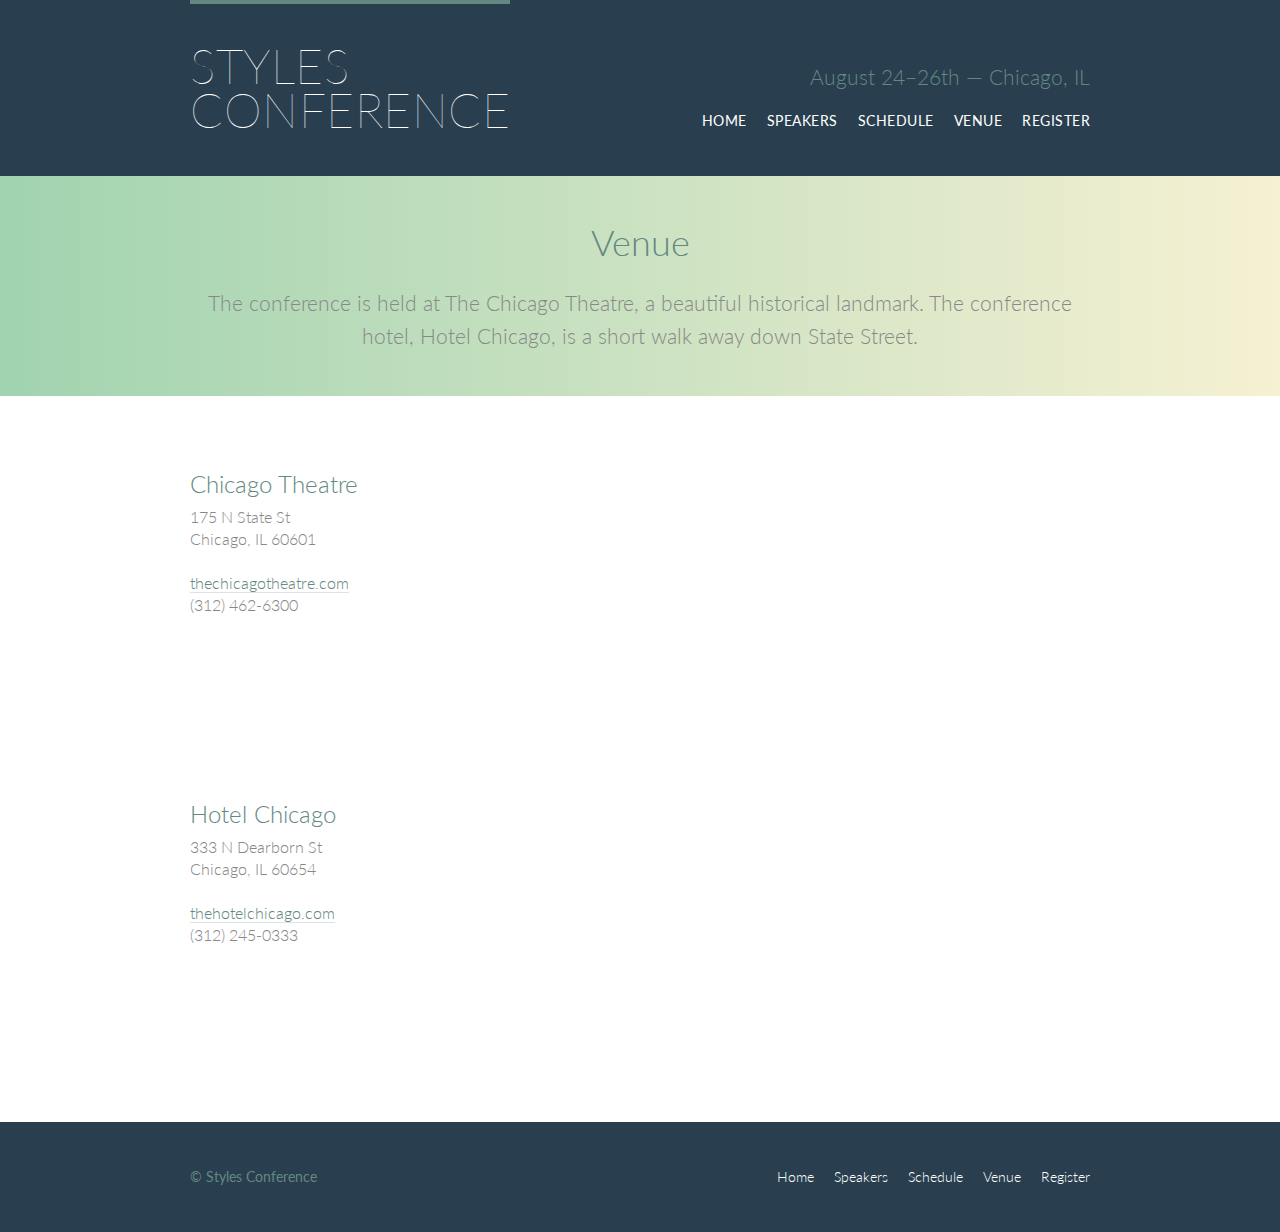
<file: venue.html>
<!DOCTYPE html>
<html lang="en">
  <head>
    <meta charset="utf-8">
    <title>Styles Conference</title>
    <link rel="stylesheet" href="assets/stylesheets/main.css">
    <link rel="stylesheet" href="http://fonts.googleapis.com/css?family=Lato:100,300,400">

  </head>
  <body>
    <header class="primary-header container group">
      <h1 class="logo">
          <a href="index.html">Styles <br> Conference</a>
      </h1>
      <h3 class="tagline">August 24&ndash;26th &mdash; Chicago, IL</h3>
      <nav class="nav primary-nav">
          <ul>
              <li><a href="index.html">Home</a></li><!--
           --><li><a href="speakers.html">Speakers</a></li><!--
           --><li><a href="schedule.html">Schedule</a></li><!--
           --><li><a href="venue.html">Venue</a></li><!--
           --><li><a href="register.html">Register</a></li>
          </ul>
      </nav>
    </header>

    <section class="row-alt">
      <div class="lead container">
        <h1>Venue</h1>
        <p>The conference is held at The Chicago Theatre, a beautiful historical landmark. The conference hotel, Hotel Chicago, is a short walk away down State Street.</p>
      </div>
    </section>

    <section class="row">
      <div class="grid">
        <section class="venue-theatre">

          <div class="col-1-3">

            <h2>Chicago Theatre</h2>
            <p>175 N State St <br> Chicago, IL 60601</p>
            <p><a href="http://www.thechicagotheatre.com/">thechicagotheatre.com</a> <br> (312) 462-6300</p>

          </div><!--
          --><iframe class= "venue-map col-2-3" src="https://www.google.com/maps/embed?pb=!1m18!1m12!1m3!1d2970.3412735653214!2d-87.63245650978915!3d41.885517090806765!2m3!1f0!2f0!3f0!3m2!1i1024!2i768!4f13.1!3m3!1m2!1s0x880e2ca55810a493%3A0x4700ddf60fcbfad6!2sThe%20Chicago%20Theatre!5e0!3m2!1sen!2sge!4v1687350154544!5m2!1sen!2sge" width="600" height="450" style="border:0;" allowfullscreen="" loading="lazy" referrerpolicy="no-referrer-when-downgrade"></iframe>

        </section>

        <section class="venue-hotel">

          <div class="col-1-3">

            <h2>Hotel Chicago</h2>
            <p>333 N Dearborn St <br> Chicago, IL 60654</p>
            <p><a href="http://www.thehotelchicago.com/">thehotelchicago.com</a> <br> (312) 245-0333</p>

          </div><!--
          --><iframe class="venue-map col-2-3" src="https://www.google.com/maps/embed?pb=!1m18!1m12!1m3!1d2970.1969693915394!2d-87.63144902346146!3d41.88862086475468!2m3!1f0!2f0!3f0!3m2!1i1024!2i768!4f13.1!3m3!1m2!1s0x880e2cae21a12625%3A0x277f22d4b64d5732!2sHotel%20Chicago%20Downtown%2C%20Autograph%20Collection!5e0!3m2!1sen!2sge!4v1687350437513!5m2!1sen!2sge" width="600" height="450" style="border:0;" allowfullscreen="" loading="lazy" referrerpolicy="no-referrer-when-downgrade"></iframe>

        </section>
      </div>
    </section>

    <footer class="primary-footer container group">

      <small>&copy; Styles Conference</small>

      <nav class="nav">
          <ul>
              <li><a href="index.html">Home</a></li><!--
           --><li><a href="speakers.html">Speakers</a></li><!--
           --><li><a href="schedule.html">Schedule</a></li><!--
           --><li><a href="venue.html">Venue</a></li><!--
           --><li><a href="register.html">Register</a></li>
          </ul>
      </nav>

    </footer>

  </body>
</html>
</file>
<file: assets/stylesheets/main.css>
/* http://meyerweb.com/eric/tools/css/reset/ 2. v2.0 | 20110126
  License: none (public domain)
*/

html, body, div, span, applet, object, iframe,
h1, h2, h3, h4, h5, h6, p, blockquote, pre,
a, abbr, acronym, address, big, cite, code,
del, dfn, em, img, ins, kbd, q, s, samp,
small, strike, strong, sub, sup, tt, var,
b, u, i, center,
dl, dt, dd, ol, ul, li,
fieldset, form, label, legend,
table, caption, tbody, tfoot, thead, tr, th, td,
article, aside, canvas, details, embed,
figure, figcaption, footer, header, hgroup,
menu, nav, output, ruby, section, summary,
time, mark, audio, video {
  margin: 0;
  padding: 0;
  border: 0;
  font-size: 100%;
  font: inherit;
  vertical-align: baseline;
}
/* HTML5 display-role reset for older browsers */
article, aside, details, figcaption, figure,
footer, header, hgroup, menu, nav, section {
  display: block;
}
body {
  line-height: 1;
}
ol, ul {
  list-style: none;
}
blockquote, q {
  quotes: none;
}
blockquote:before, blockquote:after,
q:before, q:after {
  content: '';
  content: none;
}
table {
  border-collapse: collapse;
  border-spacing: 0;
}

/* 
============
Grid
============
*/

*, *::after, *::before {
    box-sizing: border-box;
}

.grid,
.container {
    margin: 0 auto;
    width: 960px;
}

.container {
    padding-left: 30px;
    padding-right: 30px;
}

.col-1-3 {
    width: 33.33%;
  }
.col-2-3 {
    width: 66.66%;
  }

.col-1-3,
.col-2-3 {
    display: inline-block;
    vertical-align: top;
}

.grid,
.col-1-3,
.col-2-3 {
  padding-left: 15px;
  padding-right: 15px;
}


/*
  ========================================
  Clearfix
  ========================================
*/
.group:before,
.group:after {
  content: "";
  display: table;
}
.group:after {
  clear: both;
}
.group {
  clear: both;
  zoom: 1;
}

/* 
============
Typography
============
*/

h1, h3, h4, h5, p {
    margin-bottom: 22px;
}

h1, h2, h3, h4 {
    color: #648880;
}

h1 {
    font-size: 36px;
    line-height: 44px;
}

h2 {
    font-size: 24px;
    line-height: 44px;
}

h3 {
    font-size: 21px;
}

h4 {
    font-size: 18px;
}

h5 {
    color: #a9b2b9;
    font-size: 14px;
    font-weight:  400;
    text-transform: uppercase;
}

strong {
    font-weight: 400;
}

cite, em {
    font-style: italic;
}

/* 
============
Links
============
*/

a:hover {
    color: #a9b2b9;
}

a {
    color: #648880;
    text-decoration: none;
}

p a {
    border-bottom: 1px solid #dfe2e5;
}

/* 
============
Buttons
============
*/

.btn {
    border-radius: 5px;
    display: inline-block;
    margin: 0;
    color: #fff;
    cursor: pointer;
    font-weight: 400;
    letter-spacing: .5px;
    text-transform: uppercase;
}

.btn-alt {
    border: 1px solid #dfe2e5;
    padding: 10px 30px;
}

.btn-alt:hover {
  background: #fff;
  color: #648880;
}

.btn-default {
  border: 0;
  background: #648880;
  padding: 11px 30px;
  font-size: 14px;
}

.btn-default:hover {
  background: #77a198;
}

/* 
============
Hero
============
*/

.hero {
    padding: 22px 80px 66px 80px;
    line-height: 44px;
    text-align: center;
    color: #fff;
}

.hero h2 {
    font-size: 36px;
}

.hero p {
    font-size: 24px;
    font-weight: 100;
}

.teaser a:hover h3 {
    color: #a9b2b9;
}
/*
  ========================================
  Primary header
  ========================================
*/

.logo {
    float: left;
    border-top: 4px solid #648880;
    padding: 40px 0px 22px 0px;
    font-size: 48px;
    line-height: 44px;
    font-weight: 100;
    letter-spacing: 0.5px;
    text-transform: uppercase;
  }

.tagline {
    margin: 66px 0 22px 0;
    text-align: right;
}

.primary-nav {
    font-size: 14px;
    font-weight: 400;
    letter-spacing: .5px;
    text-transform: uppercase;
}
/*
  ========================================
  Primary footer
  ========================================
*/

.primary-footer small {
    float: left;
    font-weight: 400;
  }

.primary-footer {
    padding-bottom: 44px;
    padding-top: 44px;
    color: #648880;
    font-size: 14px;
}

/*
  ========================================
  Custom Styles
  ========================================
*/

body {
    color: #888;
    font: 300 16px/22px "Lato", "Open Sans", "Helvetica Neue", Helvetica, Arial, sans-serif;
    background: #293f50;
}

.primary-footer a,
.primary-header a {
  color: #fff;
}

.primary-footer a:hover,
.primary-header a:hover {
  color: #648880;
}

/*
  ========================================
  Navigation
  ========================================
*/

.nav {
  text-align: right;
}

.nav li {
  display: inline-block;
  margin: 0 10px;
  vertical-align: top;
}

.nav li:last-child {
  margin-right: 0;
}
/*
  ========================================
  Rows
  ========================================
*/

.row {
  background: #fff;
  padding: 66px 0 44px 0;
}

.row,
.row-alt {
  min-width: 960px;
}

.row-alt {
  background: #cbe2c1;
  background: linear-gradient(to right, #a1d3b0, #f6f1d3);
  padding: 44px 0 22px 0;
}

/*
  ========================================
  Leads
  ========================================
*/

.lead {
  text-align: center;
}

.lead p {
  font-size: 21px;
  line-height: 33px;
}

/*
  ========================================
  Speakers
  ========================================
*/

.speaker-info {
  border: 1px solid #dfe2e5;
  border-radius: 5px;
  margin-top: 88px;
  padding-bottom: 22px;
  text-align: center;
}

.speaker {
  margin-bottom: 44px;
}

.speaker-info img{
  border-radius: 50%;
  height: 130px;
  vertical-align: top;
  margin: -66px 0 22px 0;
}

/*
  ========================================
  Schedule
  ========================================
*/

table {
  width: 100%;
  margin-bottom: 44px;
}

table:last-child{
  margin-bottom: 0;
}

th,
td {
  padding-bottom: 22px;
  vertical-align: top;
}

th {
  padding-right: 45px;
  text-align: right;
  width: 20%;
}

td {
  width: 40%;
}

thead {
  line-height: 44px;

}

thead th {
  color: #648880;
  font-size: 24px;
}

tbody th {
  color: #a9b2b9;
  font-size: 14px;
  font-weight: 400;
  padding-top: 22px;
  text-transform: uppercase;
}

tbody td {
  border-top: 1px solid #dfe2e5;
  padding-top: 21px;
}

tbody td:first-of-type {
  padding-right: 15px;
}

tbody td:last-of-type {
  padding-left: 15px;
}

tbody td:only-of-type {
  padding-left: 0;
  padding-right: 0;
}

table a {
  color: #888;
}

table h4 {
  margin-bottom: 0;
}

.schedule-offset {
  color: #a9b2b9;
}

/*
  ========================================
  Teasers
  ========================================
*/

.teaser img {
  border-radius:  5px;
  display: block;
  margin-bottom: 22px;
  max-width: 100%;
}

/*
  ========================================
  Venue
  ========================================
*/

.venue-theatre {
  margin-bottom: 66px;
}

.venue-hotel {
  margin-bottom: 22px;
}

.venue-map {
  height: 264px;
}

/*
  ========================================
  Register
  ========================================
*/

.why-attend {
  list-style: square;
  margin: 0 0 22px 30px;
}

form {
  margin-bottom: 22px;
}

input,
select,
textarea {
  font: 300 16/22px "Lato", "Open Sans", "Helvetica Neue", Helvetica, Arial, sans-serif;
}

.register-group label {
  color: #648880;
  cursor:pointer;
  font-weight: 400;
}

.register-group input,
.register-group select,
.register-group textarea {
  border: 1px solid #c6c9cc;
  border-radius: 5px;
  color: #888;
  display: block;
  margin: 5px 0 27px 0;
  padding: 5px 8px;
}

.register-group input,
.register-group textarea {
  width: 100%;
}

.register-group select {
  height: 34px;
  width: 60px;
}

.register-group textarea {
  height: 78px;
}
</file>
